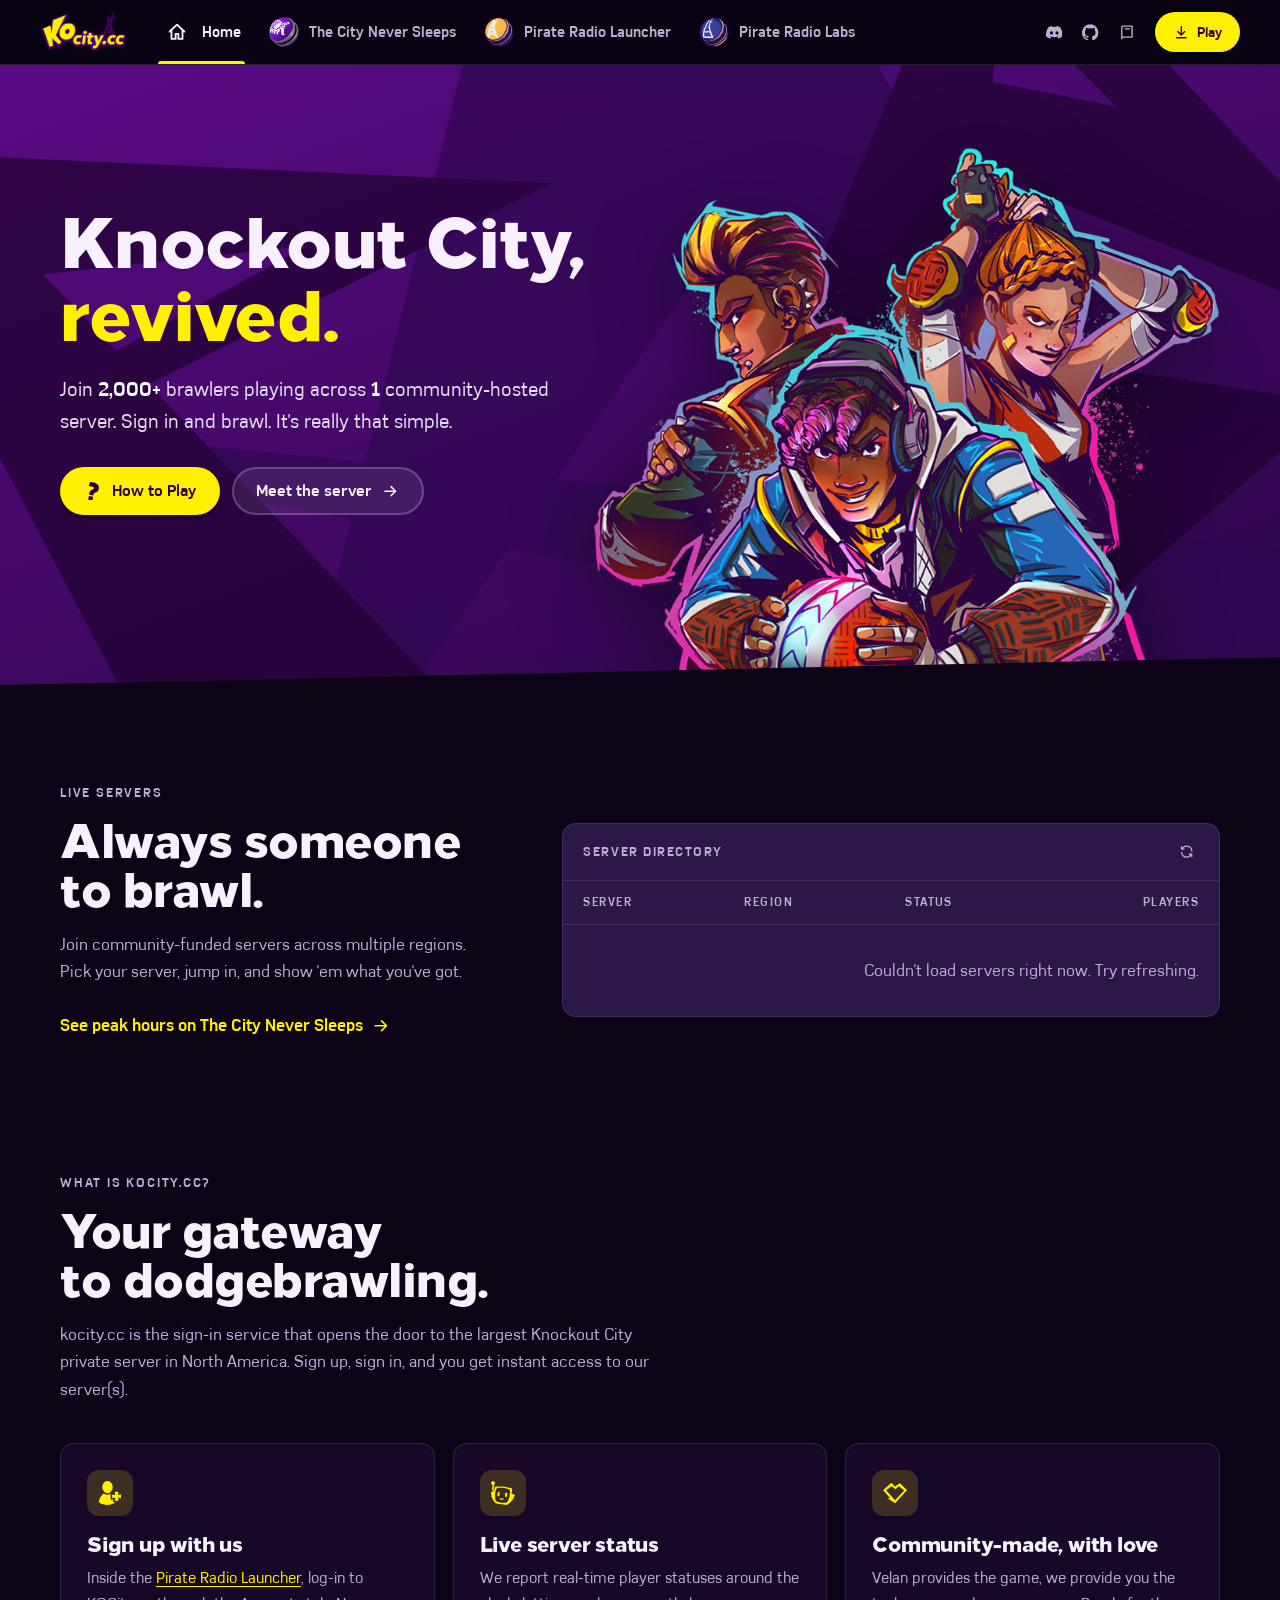
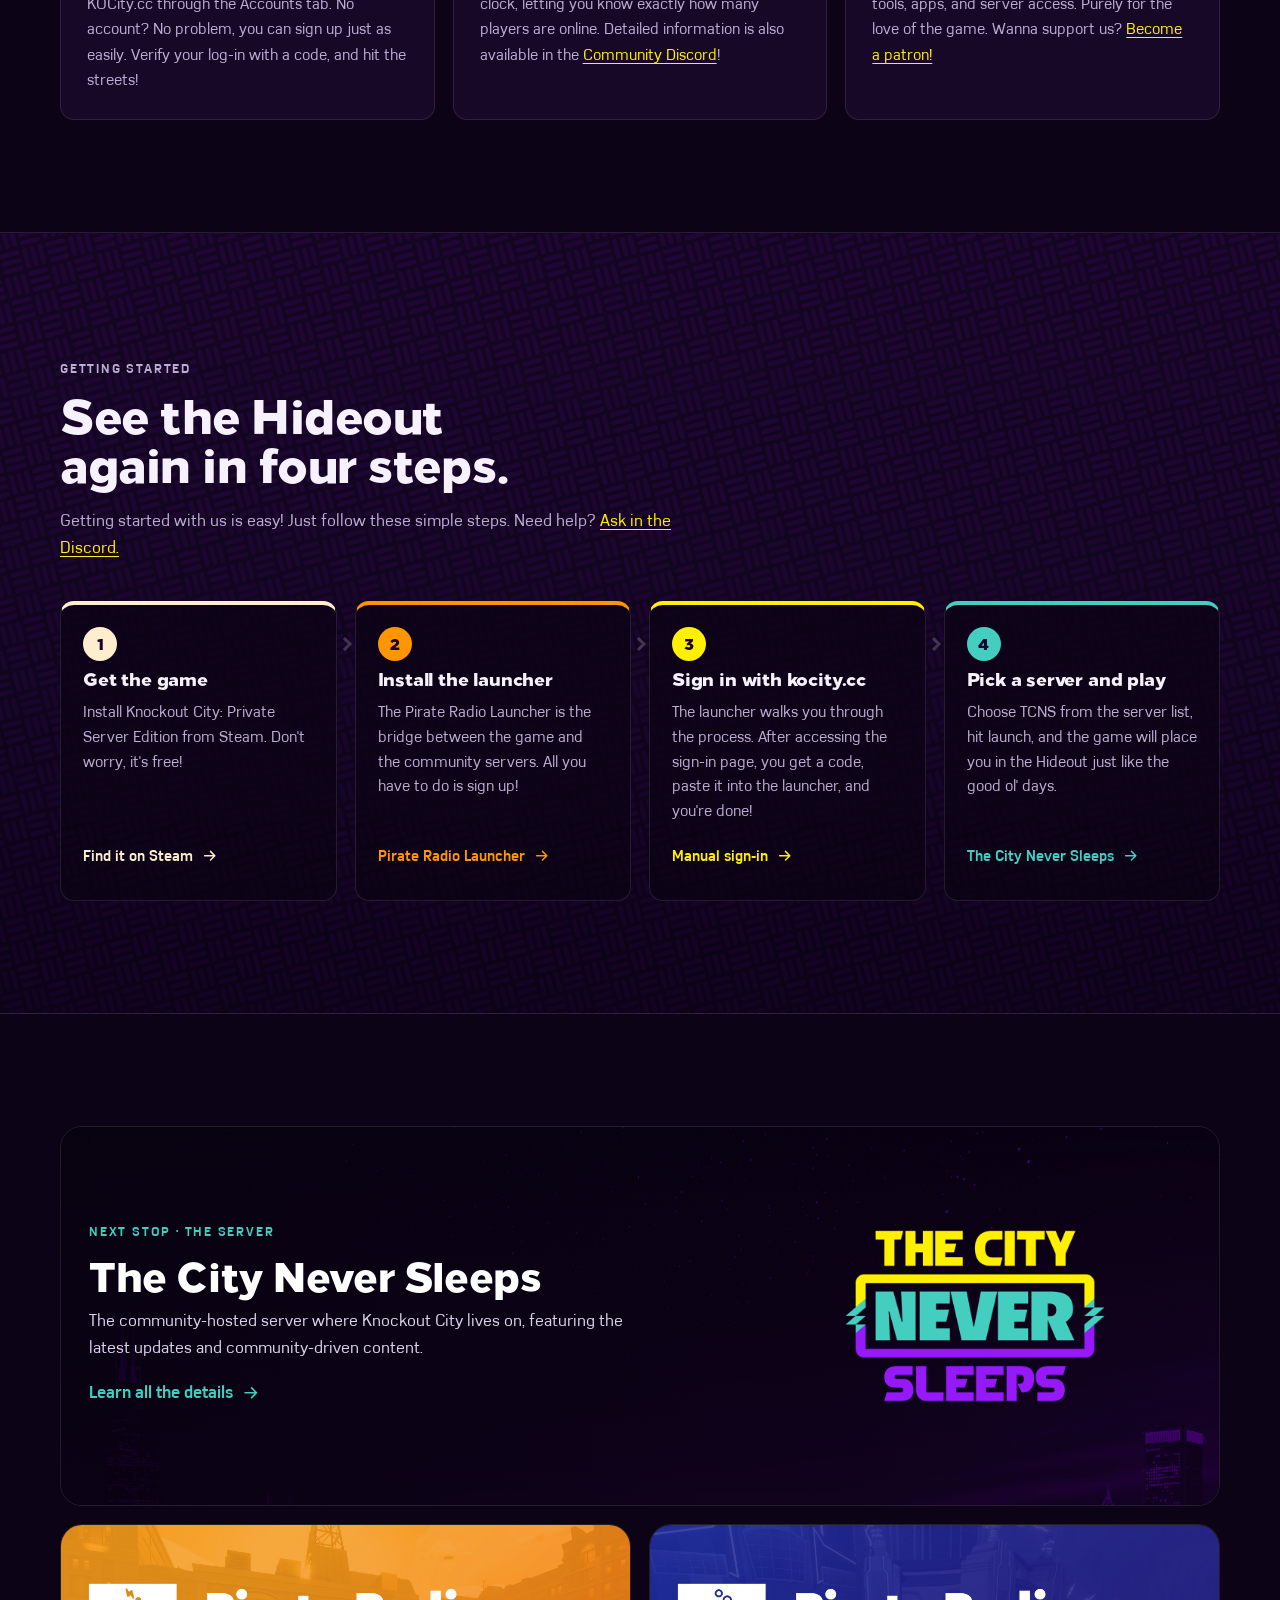
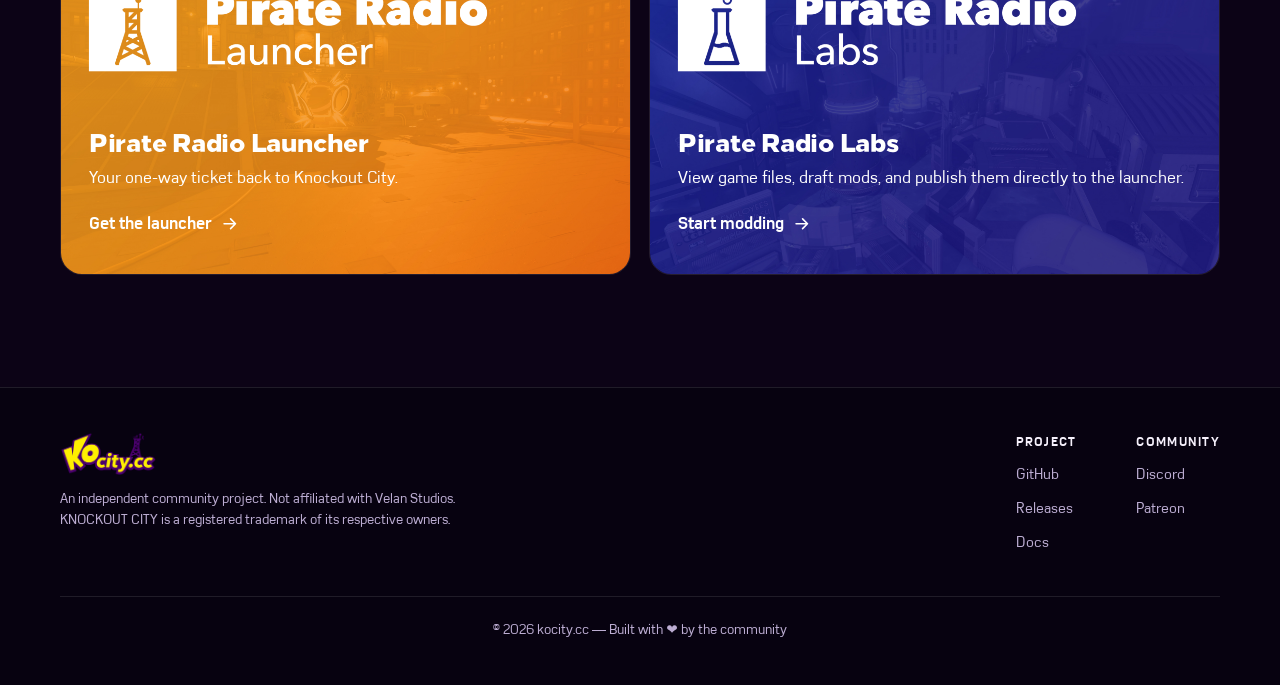
<file: index.html>
<!DOCTYPE html>
<html lang="en">
<head>
  <meta charset="utf-8">
  <meta name="viewport" content="width=device-width, initial-scale=1">
  <title>kocity.cc | Knockout City, revived.</title>
  <meta name="description" content="kocity.cc is your gateway to dodgebrawling: the sign-in service for the largest Knockout City private server in North America. Grab the Pirate Radio Launcher and play on The City Never Sleeps.">
  <meta property="og:title" content="kocity.cc | Knockout City, revived.">
  <meta property="og:description" content="Your gateway to dodgebrawling. Sign in and play Knockout City on The City Never Sleeps.">
  <meta property="og:image" content="https://kocity.cc/assets/social-share.jpg">
  <meta property="og:type" content="website">
  <meta name="twitter:card" content="summary_large_image">
  <meta name="theme-color" content="#4b006e">
  <link rel="icon" href="favicon.ico" sizes="any">
  <link rel="preload" href="fonts/loew-heavy.otf" as="font" type="font/otf" crossorigin>
  <link rel="stylesheet" href="css/styles.css?v=41">
</head>
<body data-brand="kocity">
  <a class="skip" href="#main">Skip to content</a>

  <header class="top">
    <div class="wrap top-in">
      <a class="home-logo" href="index.html" aria-label="kocity.cc home"><img src="assets/kocity-logo.png" alt="kocity.cc" width="840" height="381"></a>
      <nav aria-label="Sections">
        <ul class="tabs">
          <li><a href="index.html" aria-current="page" style="--tab:var(--ko-yellow)"><span class="tab-icon"><i data-i="home"></i></span>Home</a></li>
          <li><a href="tcns.html" style="--tab:var(--tcns-teal)"><span class="ball tcns"></span><span class="tab-long">The City Never Sleeps</span><span class="tab-short">TCNS</span></a></li>
          <li><a href="launcher.html" style="--tab:var(--launcher-amber)"><span class="ball launcher"></span><span class="tab-long">Pirate Radio Launcher</span><span class="tab-short">Launcher</span></a></li>
          <li><a href="labs.html" style="--tab:var(--labs-tint)"><span class="ball labs"></span><span class="tab-long">Pirate Radio Labs</span><span class="tab-short">Labs</span></a></li>
        </ul>
      </nav>
      <div class="top-links">
        <a href="https://discord.gg/FdvGezR3YY" rel="noopener" aria-label="Discord"><i data-i="discord"></i><span>Discord</span></a>
        <a href="https://github.com/KnockoutCity-Pirate-Radio" rel="noopener" aria-label="GitHub"><i data-i="github"></i><span>GitHub</span></a>
        <a href="https://kocity.cc/docs" aria-label="Docs"><i data-i="book"></i><span>Docs</span></a>
        <a class="btn btn-primary btn-sm" href="launcher.html#download"><i data-i="download"></i>Play</a>
      </div>
    </div>
  </header>

  <main id="main">
    <section class="hero">
      <div class="wrap hero-in has-art">
        <div>
          <h1><span class="nowrap">Knockout City,</span> <em>revived.</em></h1>
          <p class="hero-lede">Join <strong class="num" data-stat="accounts">2,000+</strong> brawlers playing across <strong class="num" data-stat="servers">1</strong> community-hosted server<span data-stat-plural="servers"></span>. Sign in and brawl. It's really that simple.</p>
          <div class="btn-row">
            <a class="btn btn-primary" href="#how"><i data-i="how-to-play"></i>How to Play</a>
            <a class="btn btn-ghost" href="tcns.html">Meet the server <i data-i="arrow"></i></a>
          </div>
        </div>
        <img class="hero-art" src="assets/brawlers.png" alt="Three Knockout City brawlers, one holding a dodgeball" width="850" height="900" fetchpriority="high">
      </div>
    </section>

    <section class="section">
      <div class="wrap split">
        <div class="split-copy reveal">
          <p class="eyebrow">Live servers</p>
          <h2>Always someone to brawl.</h2>
          <p>Join community-funded servers across multiple regions. Pick your server, jump in, and show 'em what you've got.</p>
          <a class="text-link" href="tcns.html#live">See peak hours on The City Never Sleeps <i data-i="arrow"></i></a>
        </div>
        <div class="panel reveal" style="--d:1">
          <div class="panel-head"><span>Server directory</span>
            <button class="icon-btn" type="button" data-refresh aria-label="Refresh server list"><i data-i="refresh"></i></button>
          </div>
          <table class="servers">
            <thead><tr><th scope="col">Server</th><th scope="col">Region</th><th scope="col">Status</th><th scope="col">Players</th></tr></thead>
            <tbody data-server-list aria-live="polite"><tr><td class="msg" colspan="4">Loading servers…</td></tr></tbody>
          </table>
        </div>
      </div>
    </section>

    <section class="section" style="padding-top:0">
      <div class="wrap">
        <div class="section-head reveal">
          <p class="eyebrow">What is kocity.cc?</p>
          <h2>Your gateway to dodgebrawling.</h2>
          <p>kocity.cc is the sign-in service that opens the door to the largest Knockout City private server in North America. Sign up, sign in, and you get instant access to our server(s).</p>
        </div>
        <div class="grid grid-3">
          <article class="card reveal">
            <div class="card-icon"><i data-i="sign-up"></i></div>
            <h3>Sign up with us</h3>
            <p>Inside the <a href="launcher.html">Pirate Radio Launcher</a>, log-in to KOCity.cc through the Accounts tab. No account? No problem, you can sign up just as easily. Verify your log-in with a code, and hit the streets!</p>
          </article>
          <article class="card reveal" style="--d:1">
            <div class="card-icon"><i data-i="server"></i></div>
            <h3>Live server status</h3>
            <p>We report real-time player statuses around the clock, letting you know exactly how many players are online. Detailed information is also available in the <a href="https://discord.gg/FdvGezR3YY" rel="noopener">Community Discord</a>!</p>
          </article>
          <article class="card reveal" style="--d:2">
            <div class="card-icon"><i data-i="made-with-love"></i></div>
            <h3>Community-made, with love</h3>
            <p>Velan provides the game, we provide you the tools, apps, and server access. Purely for the love of the game. Wanna support us? <a href="https://www.patreon.com/TCNS2" rel="noopener">Become a patron!</a></p>
          </article>
        </div>
      </div>
    </section>

    <section class="section alt" id="how">
      <div class="wrap">
        <div class="section-head reveal">
          <p class="eyebrow">Getting started</p>
          <h2>See the Hideout again in four steps.</h2>
          <p>Getting started with us is easy! Just follow these simple steps. Need help? <a href="https://discord.gg/FdvGezR3YY" rel="noopener">Ask in the Discord.</a></p>
        </div>
        <ol class="journey">
          <li class="reveal" style="--c:#ffeecd">
            <h3>Get the game</h3>
            <p>Install Knockout City: Private Server Edition from Steam. Don't worry, it's free!</p>
            <a class="text-link" href="https://store.steampowered.com/app/2915930" data-steam="steam://store/2915930" rel="noopener">Find it on Steam <i data-i="arrow"></i></a>
          </li>
          <li class="reveal" style="--c:#ff9600; --d:1">
            <h3>Install the launcher</h3>
            <p>The Pirate Radio Launcher is the bridge between the game and the community servers. All you have to do is sign up!</p>
            <a class="text-link" href="launcher.html">Pirate Radio Launcher <i data-i="arrow"></i></a>
          </li>
          <li class="reveal" style="--c:#fff000; --d:2">
            <h3>Sign in with kocity.cc</h3>
            <p>The launcher walks you through the process. After accessing the sign-in page, you get a code, paste it into the launcher, and you're done!</p>
            <a class="text-link" href="https://api.kocity.cc/web/login" rel="noopener">Manual sign-in <i data-i="arrow"></i></a>
          </li>
          <li class="reveal" style="--c:#43cec0; --d:3">
            <h3>Pick a server and play</h3>
            <p>Choose TCNS from the server list, hit launch, and the game will place you in the Hideout just like the good ol' days.</p>
            <a class="text-link" href="tcns.html">The City Never Sleeps <i data-i="arrow"></i></a>
          </li>
        </ol>
      </div>
    </section>

    <section class="section">
      <div class="wrap grid">
        <a class="brand-card wide reveal" href="tcns.html" style="--img:url('../assets/tcns-skyline.jpg'); --c:var(--tcns-teal)">
          <div>
            <span class="eyebrow" style="color:var(--tcns-teal)">Next stop · The server</span>
            <h3>The City Never Sleeps</h3>
            <p>The community-hosted server where Knockout City lives on, featuring the latest updates and community-driven content.</p>
            <span class="text-link">Learn all the details <i data-i="arrow"></i></span>
          </div>
          <img class="brand-logo" src="assets/tcns-logo.png" alt="" width="900" height="636" loading="lazy">
        </a>
        <div class="grid grid-2">
          <a class="brand-card launcher reveal" href="launcher.html">
            <img class="brand-logo" src="assets/pr-launcher-logo-white.png" alt="" width="900" height="292" loading="lazy">
            <h3>Pirate Radio Launcher</h3>
            <p>Your one-way ticket back to Knockout City.</p>
            <span class="text-link">Get the launcher <i data-i="arrow"></i></span>
          </a>
          <a class="brand-card labs reveal" href="labs.html" style="--d:1">
            <img class="brand-logo" src="assets/pr-labs-logo-white.png" alt="" width="900" height="292" loading="lazy">
            <h3>Pirate Radio Labs</h3>
            <p>View game files, draft mods, and publish them directly to the launcher.</p>
            <span class="text-link">Start modding <i data-i="arrow"></i></span>
          </a>
        </div>
      </div>
    </section>
  </main>

  <footer class="foot">
    <div class="wrap foot-in">
      <div>
        <img src="assets/kocity-logo.png" alt="kocity.cc" width="840" height="381" loading="lazy">
        <small>An independent community project. Not affiliated with Velan Studios.<br>KNOCKOUT CITY is a registered trademark of its respective owners.</small>
      </div>
      <nav aria-label="Footer">
        <div>
          <p class="foot-h">Project</p>
          <a href="https://github.com/KnockoutCity-Pirate-Radio" rel="noopener">GitHub</a>
          <a href="https://github.com/KnockoutCity-Pirate-Radio/PirateRadio-Artifacts/releases" rel="noopener">Releases</a>
          <a href="https://kocity.cc/docs">Docs</a>
        </div>
        <div>
          <p class="foot-h">Community</p>
          <a href="https://discord.gg/FdvGezR3YY" rel="noopener">Discord</a>
          <a href="https://patreon.com/tcns2" rel="noopener">Patreon</a>
        </div>
      </nav>
    </div>
    <p class="wrap foot-base">&copy; 2026 kocity.cc &mdash; Built with <span aria-hidden="true">&#x2764;&#xFE0F;</span><span class="sr-only">love</span> by the community</p>
  </footer>

  <script src="js/main.js?v=16" defer></script>
</body>
</html>
</file>
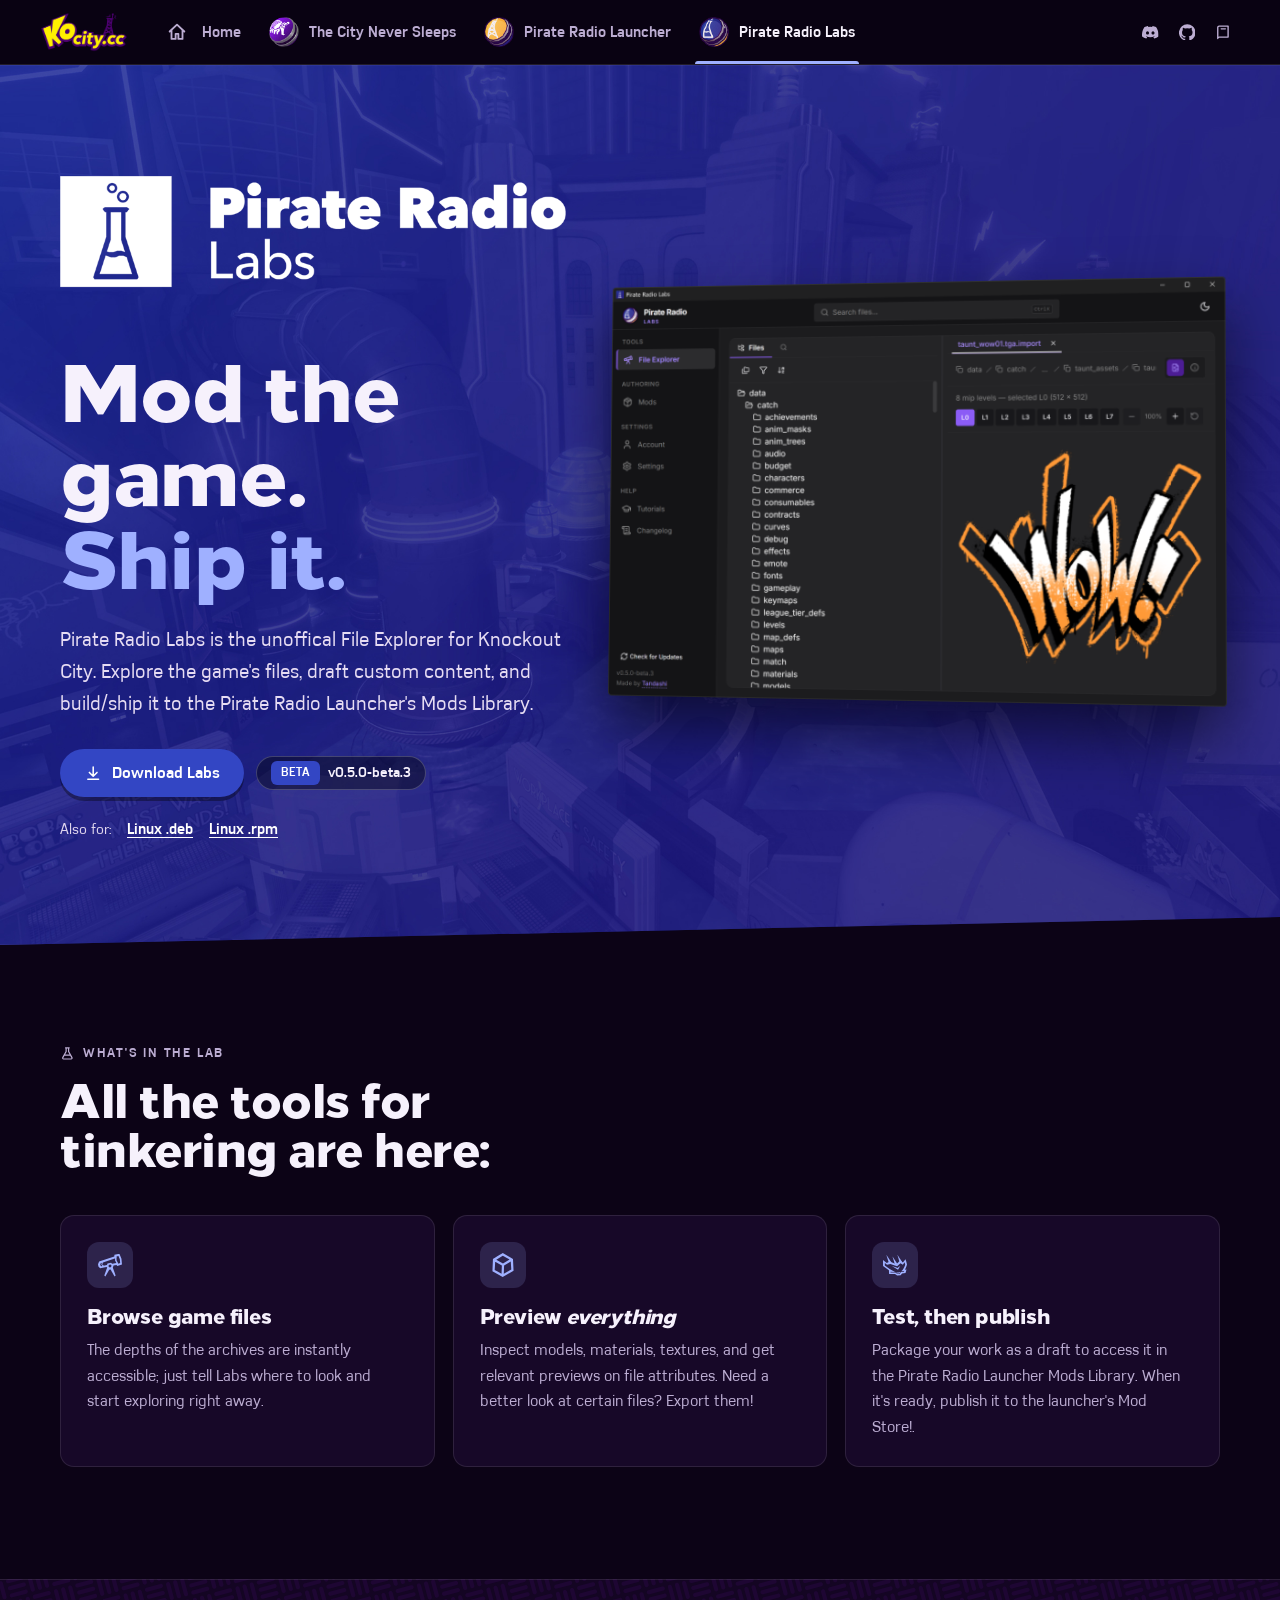
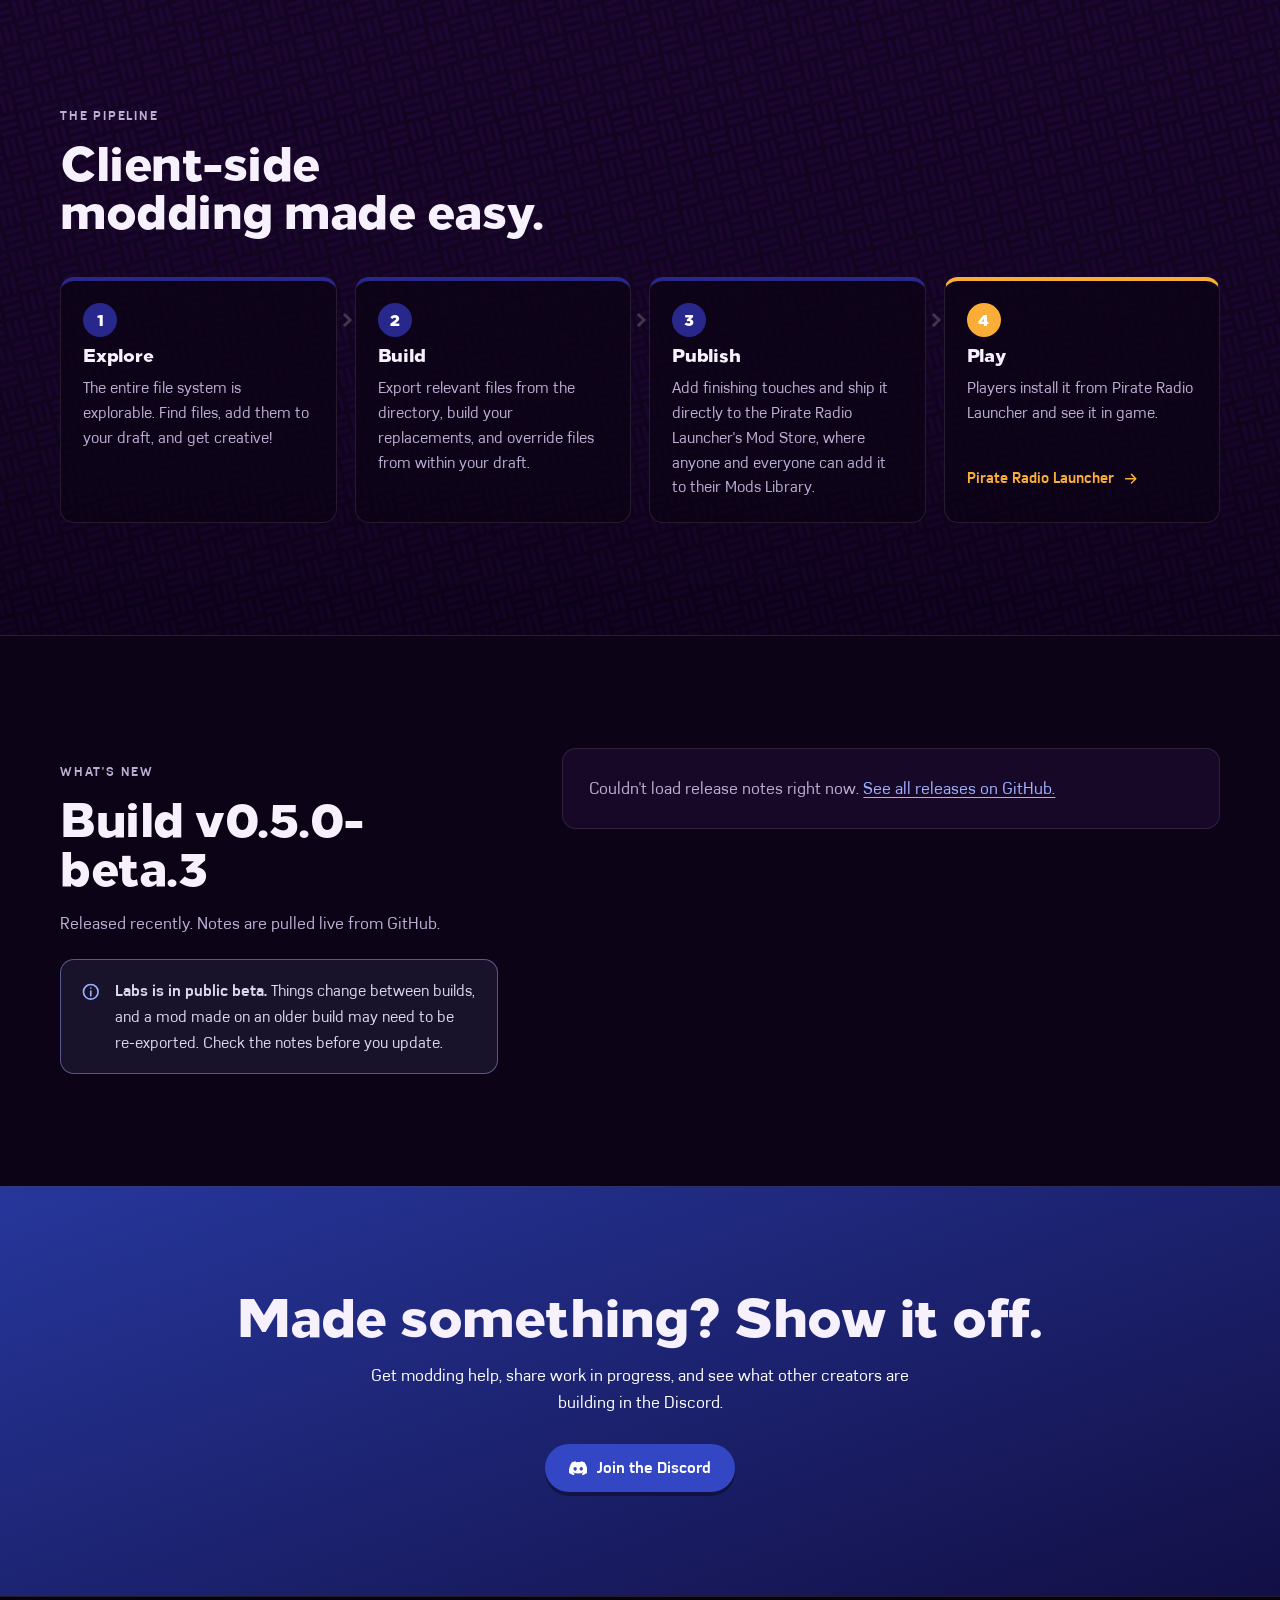
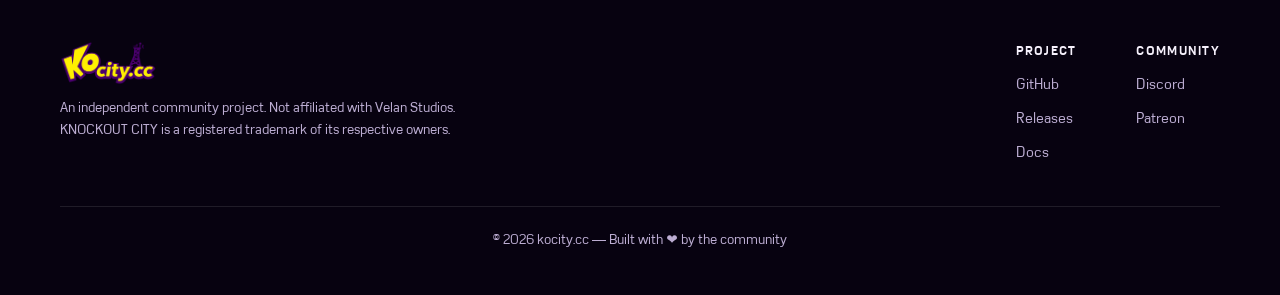
<file: labs.html>
<!DOCTYPE html>
<html lang="en">
<head>
  <meta charset="utf-8">
  <meta name="viewport" content="width=device-width, initial-scale=1">
  <title>Pirate Radio Labs | kocity.cc</title>
  <meta name="description" content="Pirate Radio Labs lets you explore Knockout City's game files, build mods, and ship them to the Pirate Radio Launcher's mod library. Now in public beta.">
  <meta property="og:title" content="Pirate Radio Labs">
  <meta property="og:image" content="assets/labs-lockup.jpg">
  <meta name="theme-color" content="#26369b">
  <link rel="icon" href="favicon.ico" sizes="any">
  <link rel="preload" href="fonts/loew-heavy.otf" as="font" type="font/otf" crossorigin>
  <link rel="stylesheet" href="css/styles.css?v=41">
</head>
<body data-brand="labs">
  <a class="skip" href="#main">Skip to content</a>

  <header class="top">
    <div class="wrap top-in">
      <a class="home-logo" href="index.html" aria-label="kocity.cc home"><img src="assets/kocity-logo.png" alt="kocity.cc" width="840" height="381"></a>
      <nav aria-label="Sections">
        <ul class="tabs">
          <li><a href="index.html" style="--tab:var(--ko-yellow)"><span class="tab-icon"><i data-i="home"></i></span>Home</a></li>
          <li><a href="tcns.html" style="--tab:var(--tcns-teal)"><span class="ball tcns"></span><span class="tab-long">The City Never Sleeps</span><span class="tab-short">TCNS</span></a></li>
          <li><a href="launcher.html" style="--tab:var(--launcher-amber)"><span class="ball launcher"></span><span class="tab-long">Pirate Radio Launcher</span><span class="tab-short">Launcher</span></a></li>
          <li><a href="labs.html" aria-current="page" style="--tab:var(--labs-tint)"><span class="ball labs"></span><span class="tab-long">Pirate Radio Labs</span><span class="tab-short">Labs</span></a></li>
        </ul>
      </nav>
      <div class="top-links">
        <a href="https://discord.gg/FdvGezR3YY" rel="noopener" aria-label="Discord"><i data-i="discord"></i><span>Discord</span></a>
        <a href="https://github.com/KnockoutCity-Pirate-Radio/PirateRadio-Mods" rel="noopener" aria-label="GitHub"><i data-i="github"></i><span>GitHub</span></a>
        <a href="https://kocity.cc/docs" aria-label="Docs"><i data-i="book"></i><span>Docs</span></a>
      </div>
    </div>
  </header>

  <main id="main" data-product="labs">
    <section class="hero" id="download">
      <div class="wrap hero-in has-shot">
        <div>
          <img class="hero-mark" src="assets/pr-labs-logo-white.png" alt="Pirate Radio Labs" width="900" height="292" fetchpriority="high">
          <h1>Mod the game. <em>Ship it.</em></h1>
          <p class="hero-lede">Pirate Radio Labs is the unoffical File Explorer for Knockout City. Explore the game's files, draft custom content, and build/ship it to the Pirate Radio Launcher's Mods Library.</p>
          <div class="btn-row">
            <a class="btn btn-primary" data-dl-primary href="https://github.com/KnockoutCity-Pirate-Radio/PirateRadio-Artifacts/releases" rel="noopener"><i data-i="download"></i><span data-dl-label>Download Labs</span></a>
            <span class="pill"><span class="tag">Beta</span><span class="num" data-version>v0.5.0-beta.3</span></span>
          </div>
          <p class="dl-others">Also for:
            <span data-dl-item><a data-dl="deb" href="https://github.com/KnockoutCity-Pirate-Radio/PirateRadio-Artifacts/releases" rel="noopener">Linux .deb</a></span>
            <span data-dl-item><a data-dl="rpm" href="https://github.com/KnockoutCity-Pirate-Radio/PirateRadio-Artifacts/releases" rel="noopener">Linux .rpm</a></span>
          </p>
        </div>
        <button class="hero-shot" type="button" aria-label="Enlarge screenshot"><img src="assets/labs-screenshot-hd.png" alt="Pirate Radio Labs file explorer showing the game data folders" width="2712" height="1832"></button>
        <dialog class="shot-view" aria-label="Screenshot">
          <figure><img src="assets/labs-screenshot-hd.png" alt="Pirate Radio Labs file explorer showing the game data folders" width="2712" height="1832" loading="lazy"><figcaption>The Pirate Radio Labs' <b>File Explorer</b> tab</figcaption></figure>
          <button class="shot-close" type="button" aria-label="Close">&times;</button>
        </dialog>
      </div>
    </section>

    <section class="section">
      <div class="wrap">
        <div class="section-head reveal">
          <p class="eyebrow"><i data-i="flask"></i>What's in the lab</p>
          <h2>All the tools for tinkering are here:</h2>
        </div>
        <div class="grid grid-3">
          <article class="card reveal">
            <div class="card-icon"><i data-i="browse"></i></div>
            <h3>Browse game files</h3>
            <p>The depths of the archives are instantly accessible; just tell Labs where to look and start exploring right away.</p>
          </article>
          <article class="card reveal" style="--d:1">
            <div class="card-icon"><i data-i="preview"></i></div>
            <h3>Preview <i>everything</i></h3>
            <p>Inspect models, materials, textures, and get relevant previews on file attributes. Need a better look at certain files? Export them!</p>
          </article>
          <article class="card reveal" style="--d:2">
            <div class="card-icon"><i data-i="publish"></i></div>
            <h3>Test, then publish</h3>
            <p>Package your work as a draft to access it in the Pirate Radio Launcher Mods Library. When it's ready, publish it to the launcher's Mod Store!.</p>
          </article>
        </div>
      </div>
    </section>

    <section class="section alt">
      <div class="wrap">
        <div class="section-head reveal">
          <p class="eyebrow">The pipeline</p>
          <h2>Client-side modding made easy.</h2>
        </div>
        <ol class="journey" style="--c:#28288c; --ci:#fff">
          <li class="reveal">
            <h3>Explore</h3>
            <p>The entire file system is explorable. Find files, add them to your draft, and get creative!</p>
          </li>
          <li class="reveal" style="--d:1">
            <h3>Build</h3>
            <p>Export relevant files from the directory, build your replacements, and override files from within your draft.</p>
          </li>
          <li class="reveal" style="--d:2">
            <h3>Publish</h3>
            <p>Add finishing touches and ship it directly to the Pirate Radio Launcher's Mod Store, where anyone and everyone can add it to their Mods Library.</p>
          </li>
          <li class="reveal" style="--c:#faae38; --ci:#fff; --d:3">
            <h3>Play</h3>
            <p>Players install it from Pirate Radio Launcher and see it in game.</p>
            <a class="text-link" href="launcher.html">Pirate Radio Launcher <i data-i="arrow"></i></a>
          </li>
        </ol>
      </div>
    </section>

    <section class="section">
      <div class="wrap split">
        <div class="split-copy reveal">
          <p class="eyebrow">What's new</p>
          <h2>Build <span data-version>v0.5.0-beta.3</span></h2>
          <p>Released <span data-release-date>recently</span>. Notes are pulled live from GitHub.</p>
          <div class="notice" style="margin-top:22px">
            <i data-i="info"></i>
            <p><strong>Labs is in public beta.</strong> Things change between builds, and a mod made on an older build may need to be re-exported. Check the notes before you update.</p>
          </div>
        </div>
        <div class="notes reveal" style="--d:1" data-notes aria-live="polite">
          <div class="skeleton" style="width:30%"></div><div class="skeleton"></div><div class="skeleton" style="width:85%"></div><div class="skeleton" style="width:70%"></div>
        </div>
      </div>
    </section>

    <section class="cta">
      <div class="wrap">
        <h2>Made something? Show it off.</h2>
        <p>Get modding help, share work in progress, and see what other creators are building in the Discord.</p>
        <div class="btn-row">
          <a class="btn btn-primary" href="https://discord.gg/FdvGezR3YY" rel="noopener"><i data-i="discord"></i>Join the Discord</a>        </div>
      </div>
    </section>
  </main>

  <footer class="foot">
    <div class="wrap foot-in">
      <div>
        <img src="assets/kocity-logo.png" alt="kocity.cc" width="840" height="381" loading="lazy">
        <small>An independent community project. Not affiliated with Velan Studios.<br>KNOCKOUT CITY is a registered trademark of its respective owners.</small>
      </div>
      <nav aria-label="Footer">
        <div>
          <p class="foot-h">Project</p>
          <a href="https://github.com/KnockoutCity-Pirate-Radio" rel="noopener">GitHub</a>
          <a href="https://github.com/KnockoutCity-Pirate-Radio/PirateRadio-Artifacts/releases" rel="noopener">Releases</a>
          <a href="https://kocity.cc/docs">Docs</a>
        </div>
        <div>
          <p class="foot-h">Community</p>
          <a href="https://discord.gg/FdvGezR3YY" rel="noopener">Discord</a>
          <a href="https://patreon.com/tcns2" rel="noopener">Patreon</a>
        </div>
      </nav>
    </div>
    <p class="wrap foot-base">&copy; 2026 kocity.cc &mdash; Built with <span aria-hidden="true">&#x2764;&#xFE0F;</span><span class="sr-only">love</span> by the community</p>
  </footer>

  <script src="js/main.js?v=16" defer></script>
</body>
</html>
</file>
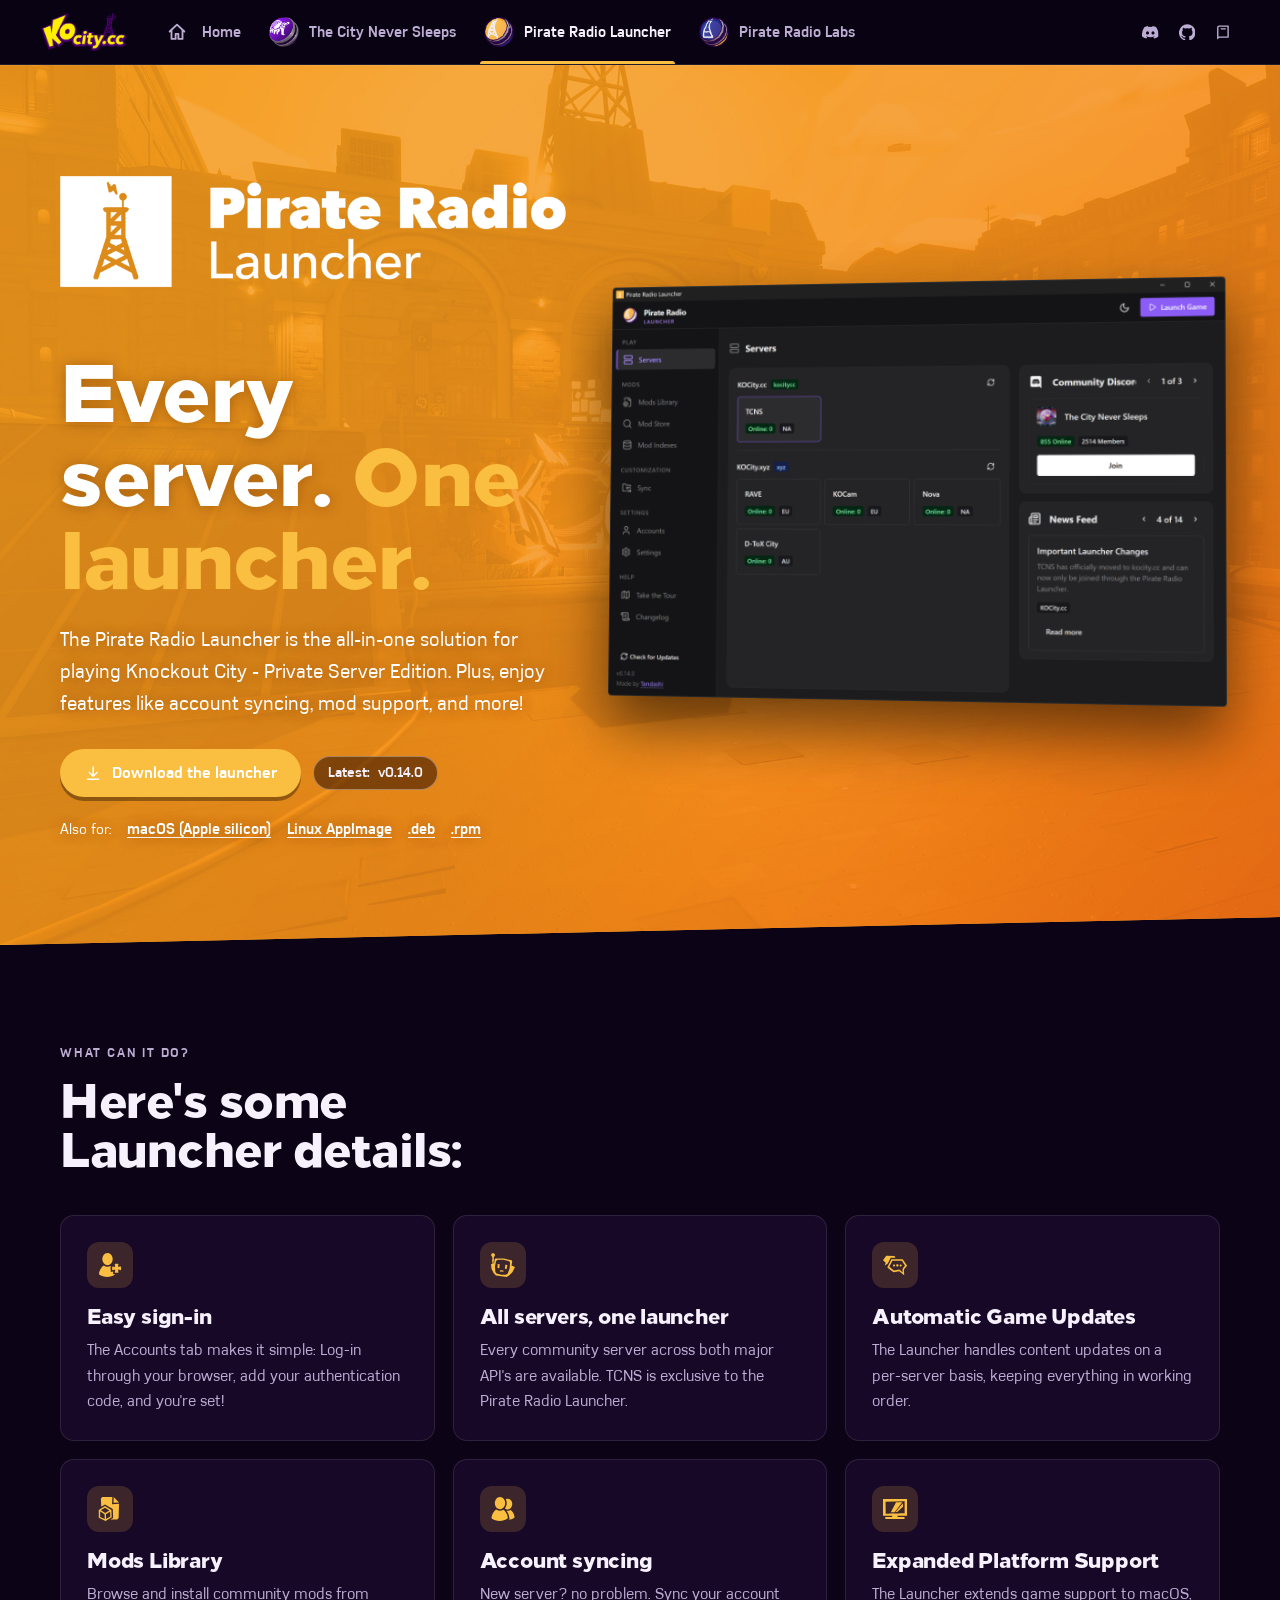
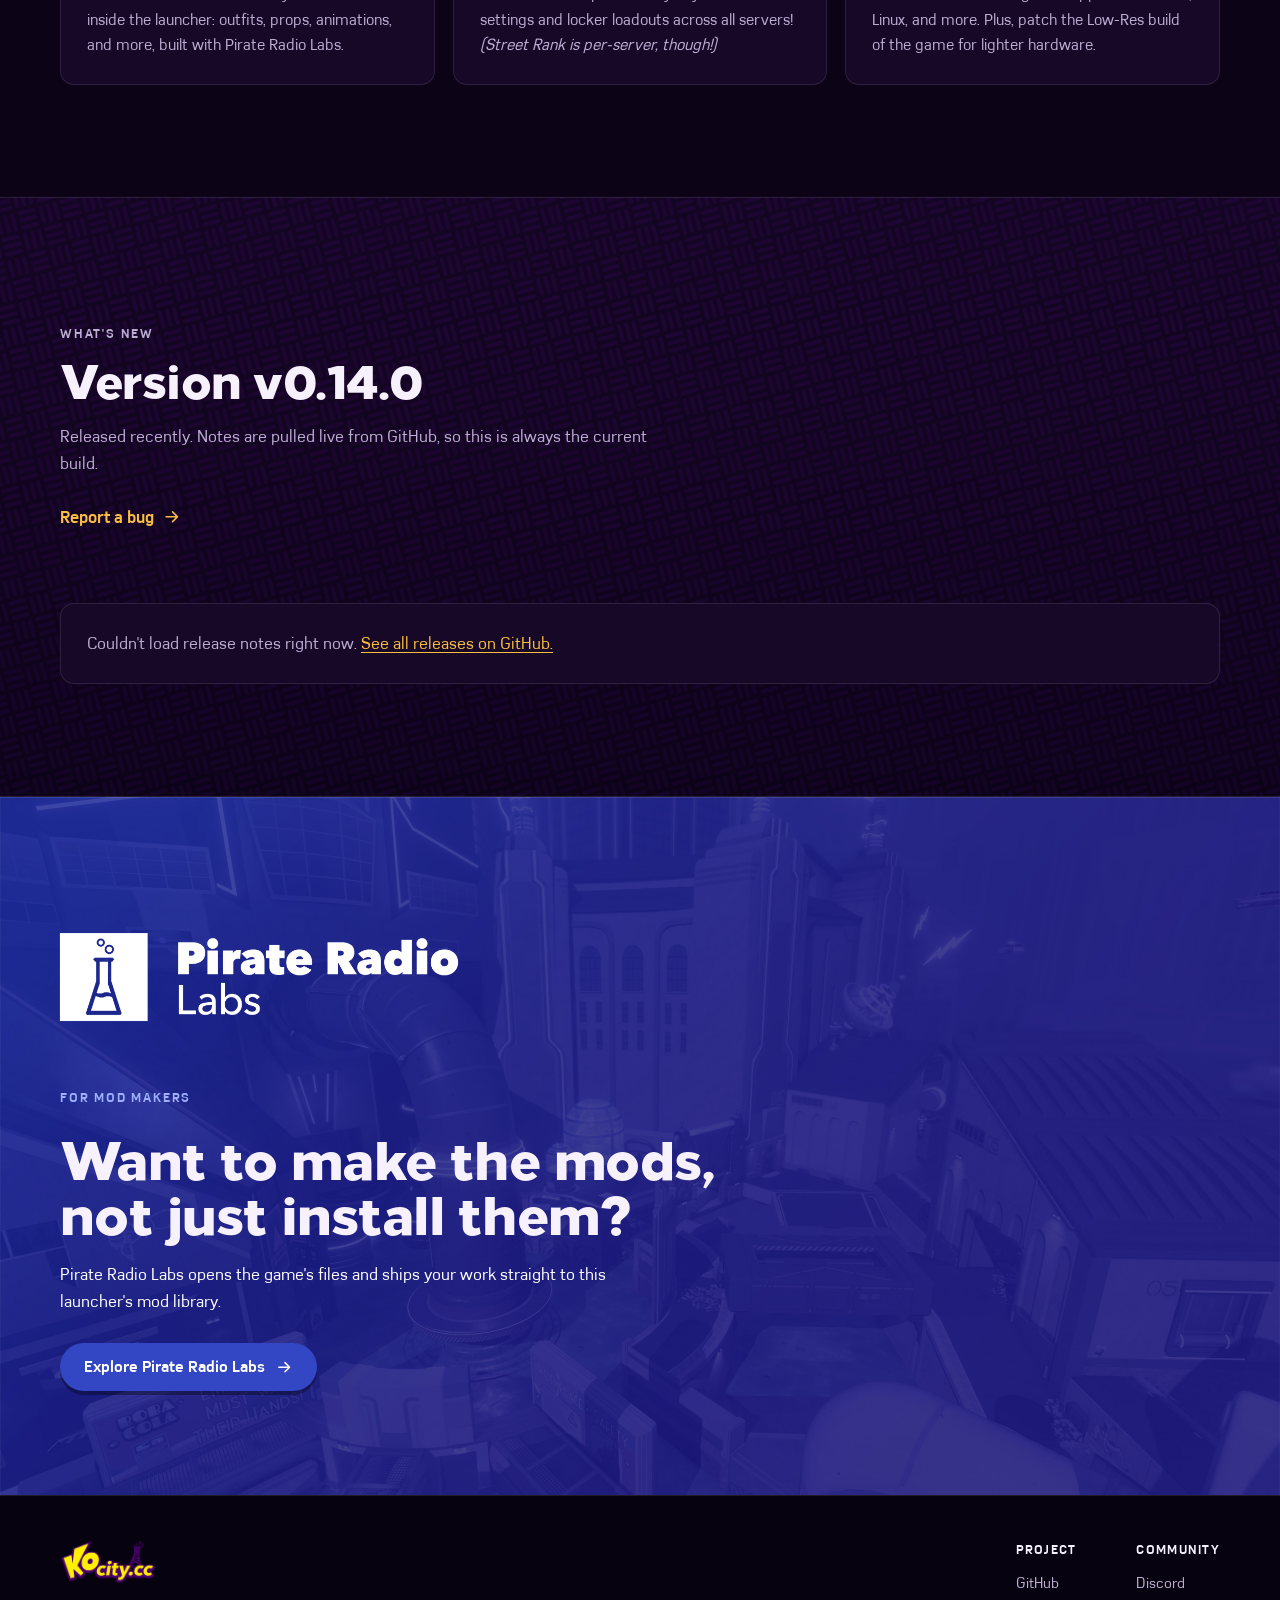
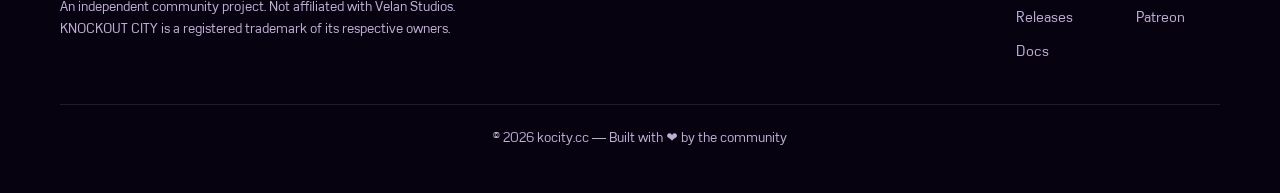
<file: launcher.html>
<!DOCTYPE html>
<html lang="en">
<head>
  <meta charset="utf-8">
  <meta name="viewport" content="width=device-width, initial-scale=1">
  <title>Pirate Radio Launcher | kocity.cc</title>
  <meta name="description" content="Pirate Radio Launcher is the premier way to play Knockout City. Available for Windows, macOS, and Linux.">
  <meta property="og:title" content="Pirate Radio Launcher">
  <meta property="og:image" content="assets/launcher-lockup.jpg">
  <meta name="theme-color" content="#fabe40">
  <link rel="icon" href="favicon.ico" sizes="any">
  <link rel="preload" href="fonts/loew-heavy.otf" as="font" type="font/otf" crossorigin>
  <link rel="stylesheet" href="css/styles.css?v=41">
</head>
<body data-brand="launcher">
  <a class="skip" href="#main">Skip to content</a>

  <header class="top">
    <div class="wrap top-in">
      <a class="home-logo" href="index.html" aria-label="kocity.cc home"><img src="assets/kocity-logo.png" alt="kocity.cc" width="840" height="381"></a>
      <nav aria-label="Sections">
        <ul class="tabs">
          <li><a href="index.html" style="--tab:var(--ko-yellow)"><span class="tab-icon"><i data-i="home"></i></span>Home</a></li>
          <li><a href="tcns.html" style="--tab:var(--tcns-teal)"><span class="ball tcns"></span><span class="tab-long">The City Never Sleeps</span><span class="tab-short">TCNS</span></a></li>
          <li><a href="launcher.html" aria-current="page" style="--tab:var(--launcher-amber)"><span class="ball launcher"></span><span class="tab-long">Pirate Radio Launcher</span><span class="tab-short">Launcher</span></a></li>
          <li><a href="labs.html" style="--tab:var(--labs-tint)"><span class="ball labs"></span><span class="tab-long">Pirate Radio Labs</span><span class="tab-short">Labs</span></a></li>
        </ul>
      </nav>
      <div class="top-links">
        <a href="https://discord.gg/FdvGezR3YY" rel="noopener" aria-label="Discord"><i data-i="discord"></i><span>Discord</span></a>
        <a href="https://github.com/KnockoutCity-Pirate-Radio/PirateRadio-Artifacts" rel="noopener" aria-label="GitHub"><i data-i="github"></i><span>GitHub</span></a>
        <a href="https://kocity.cc/docs" aria-label="Docs"><i data-i="book"></i><span>Docs</span></a>
      </div>
    </div>
  </header>

  <main id="main" data-product="launcher" data-channel="stable">
    <section class="hero" id="download">
      <div class="wrap hero-in has-shot">
        <div>
          <img class="hero-mark" src="assets/pr-launcher-logo-white.png" alt="Pirate Radio Launcher" width="900" height="292" fetchpriority="high">
          <h1>Every server. <em>One launcher.</em></h1>
          <p class="hero-lede">The Pirate Radio Launcher is the all-in-one solution for playing Knockout City - Private Server Edition. Plus, enjoy features like account syncing, mod support, and more! </p>
          <div class="btn-row">
            <a class="btn btn-primary" data-dl-primary href="https://github.com/KnockoutCity-Pirate-Radio/PirateRadio-Artifacts/releases/latest" rel="noopener"><i data-i="download"></i><span data-dl-label>Download the launcher</span></a>
            <span class="pill">Latest: <span class="num" data-version>v0.14.0</span></span>
          </div>
          <p class="dl-others">Also for:
            <span data-dl-item><a data-dl="macos" href="https://github.com/KnockoutCity-Pirate-Radio/PirateRadio-Artifacts/releases/latest" rel="noopener">macOS (Apple silicon)</a></span>
            <span data-dl-item><a data-dl="linux" href="https://github.com/KnockoutCity-Pirate-Radio/PirateRadio-Artifacts/releases/latest" rel="noopener">Linux AppImage</a></span>
            <span data-dl-item><a data-dl="deb" href="https://github.com/KnockoutCity-Pirate-Radio/PirateRadio-Artifacts/releases/latest" rel="noopener">.deb</a></span>
            <span data-dl-item><a data-dl="rpm" href="https://github.com/KnockoutCity-Pirate-Radio/PirateRadio-Artifacts/releases/latest" rel="noopener">.rpm</a></span>
          </p>
        </div>
        <button class="hero-shot" type="button" aria-label="Enlarge screenshot"><img src="assets/launcher-screenshot-hd.png" alt="Pirate Radio Launcher showing the server list with TCNS selected, community Discords, and a news feed" width="2712" height="1832"></button>
        <dialog class="shot-view" aria-label="Screenshot">
          <figure><img src="assets/launcher-screenshot-hd.png" alt="Pirate Radio Launcher showing the server list with TCNS selected, community Discords, and a news feed" width="2712" height="1832" loading="lazy"><figcaption>The Pirate Radio Launcher's <b>Servers</b> tab</figcaption></figure>
          <button class="shot-close" type="button" aria-label="Close">&times;</button>
        </dialog>
      </div>
    </section>

    <section class="section">
      <div class="wrap">
        <div class="section-head reveal">
          <p class="eyebrow">What can it do?</p>
          <h2>Here's some Launcher details:</h2>
        </div>
        <div class="grid grid-3">
          <article class="card reveal" style="--d:1">
            <div class="card-icon"><i data-i="sign-up"></i></div>
            <h3>Easy sign-in</h3>
            <p>The Accounts tab makes it simple: Log-in through your browser, add your authentication code, and you're set!</p>
          </article>
          <article class="card reveal">
            <div class="card-icon"><i data-i="server"></i></div>
            <h3>All servers, one launcher</h3>
            <p>Every community server across both major API's are available. TCNS is exclusive to the Pirate Radio Launcher.</p>
          </article>
          <article class="card reveal">
            <div class="card-icon"><i data-i="updates"></i></div>
            <h3>Automatic Game Updates</h3>
            <p>The Launcher handles content updates on a per-server basis, keeping everything in working order.</p>
          </article>
          <article class="card reveal" style="--d:2">
            <div class="card-icon"><i data-i="mod-library"></i></div>
            <h3>Mods Library</h3>
            <p>Browse and install community mods from inside the launcher: outfits, props, animations, and more, built with Pirate Radio Labs.</p>
          </article>
          <article class="card reveal" style="--d:2">
            <div class="card-icon"><i data-i="made-by"></i></div>
            <h3>Account syncing</h3>
            <p>New server? no problem. Sync your account settings and locker loadouts across all servers! <i>(Street Rank is per-server, though!)</i></p>
          </article>
          <article class="card reveal" style="--d:1">
            <div class="card-icon"><i data-i="cross-platform"></i></div>
            <h3>Expanded Platform Support</h3>
            <p>The Launcher extends game support to macOS, Linux, and more. Plus, patch the Low-Res build of the game for lighter hardware.</p>
          </article>
        </div>
      </div>
    </section>

    <section class="section alt">
      <div class="wrap split stack">
        <div class="split-copy reveal">
          <p class="eyebrow">What's new</p>
          <h2>Version <span data-version>v0.14.0</span></h2>
          <p>Released <span data-release-date>recently</span>. Notes are pulled live from GitHub, so this is always the current build.</p>
          <a class="text-link" href="https://github.com/KnockoutCity-Pirate-Radio/PirateRadio-Issues/issues" rel="noopener">Report a bug <i data-i="arrow"></i></a>
        </div>
        <div class="notes reveal" style="--d:1" data-notes aria-live="polite">
          <div class="skeleton" style="width:30%"></div><div class="skeleton"></div><div class="skeleton" style="width:85%"></div><div class="skeleton" style="width:70%"></div>
        </div>
      </div>
    </section>

    <section class="cta labs-cta">
      <div class="wrap">
        <img class="labs-cta-logo reveal" src="assets/pr-labs-logo-white.png" alt="Pirate Radio Labs" width="900" height="292" loading="lazy">
        <p class="eyebrow reveal" style="color:var(--labs-tint)">For mod makers</p>
        <h2 class="reveal">Want to make the mods, not just install them?</h2>
        <p class="reveal">Pirate Radio Labs opens the game's files and ships your work straight to this launcher's mod library.</p>
        <div class="btn-row reveal">
          <a class="btn btn-primary" href="labs.html">Explore Pirate Radio Labs <i data-i="arrow"></i></a>
        </div>
      </div>
    </section>
  </main>

  <footer class="foot">
    <div class="wrap foot-in">
      <div>
        <img src="assets/kocity-logo.png" alt="kocity.cc" width="840" height="381" loading="lazy">
        <small>An independent community project. Not affiliated with Velan Studios.<br>KNOCKOUT CITY is a registered trademark of its respective owners.</small>
      </div>
      <nav aria-label="Footer">
        <div>
          <p class="foot-h">Project</p>
          <a href="https://github.com/KnockoutCity-Pirate-Radio" rel="noopener">GitHub</a>
          <a href="https://github.com/KnockoutCity-Pirate-Radio/PirateRadio-Artifacts/releases" rel="noopener">Releases</a>
          <a href="https://kocity.cc/docs">Docs</a>
        </div>
        <div>
          <p class="foot-h">Community</p>
          <a href="https://discord.gg/FdvGezR3YY" rel="noopener">Discord</a>
          <a href="https://patreon.com/tcns2" rel="noopener">Patreon</a>
        </div>
      </nav>
    </div>
    <p class="wrap foot-base">&copy; 2026 kocity.cc &mdash; Built with <span aria-hidden="true">&#x2764;&#xFE0F;</span><span class="sr-only">love</span> by the community</p>
  </footer>

  <script src="js/main.js?v=16" defer></script>
</body>
</html>
</file>
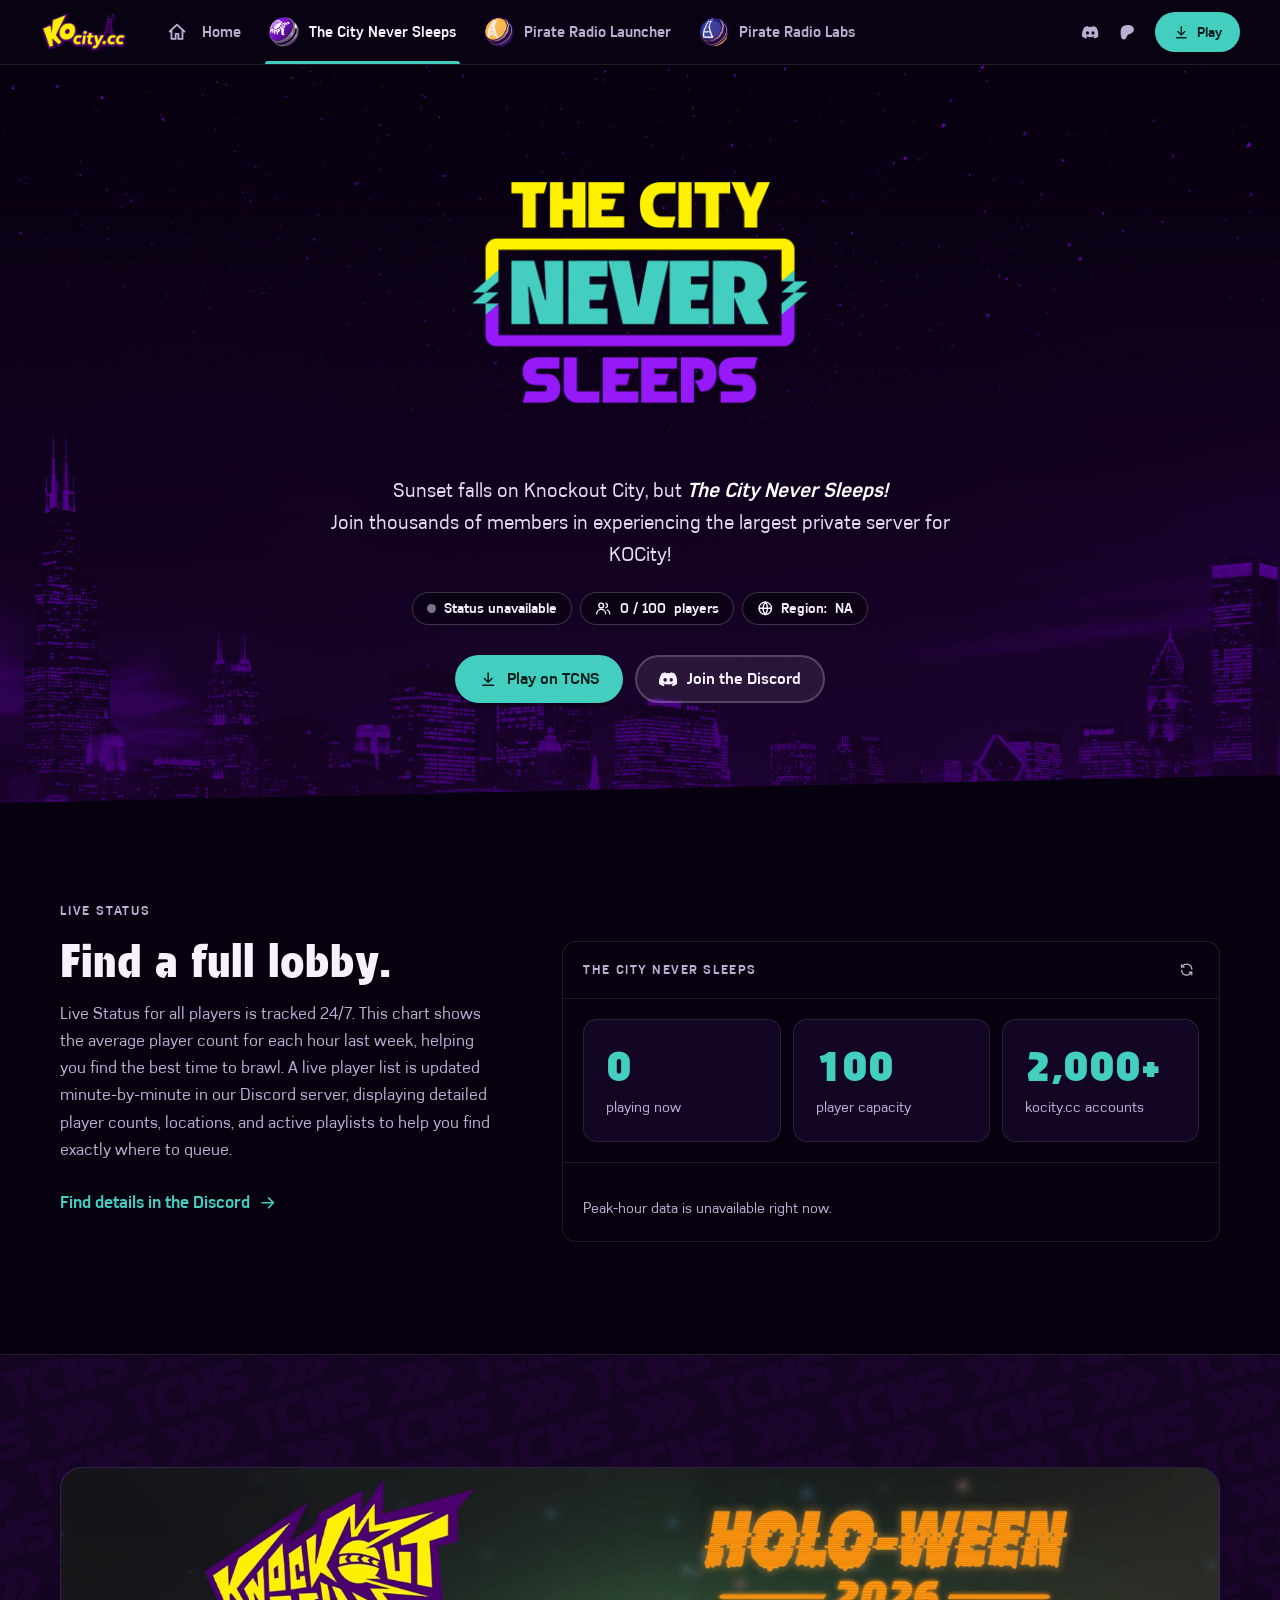
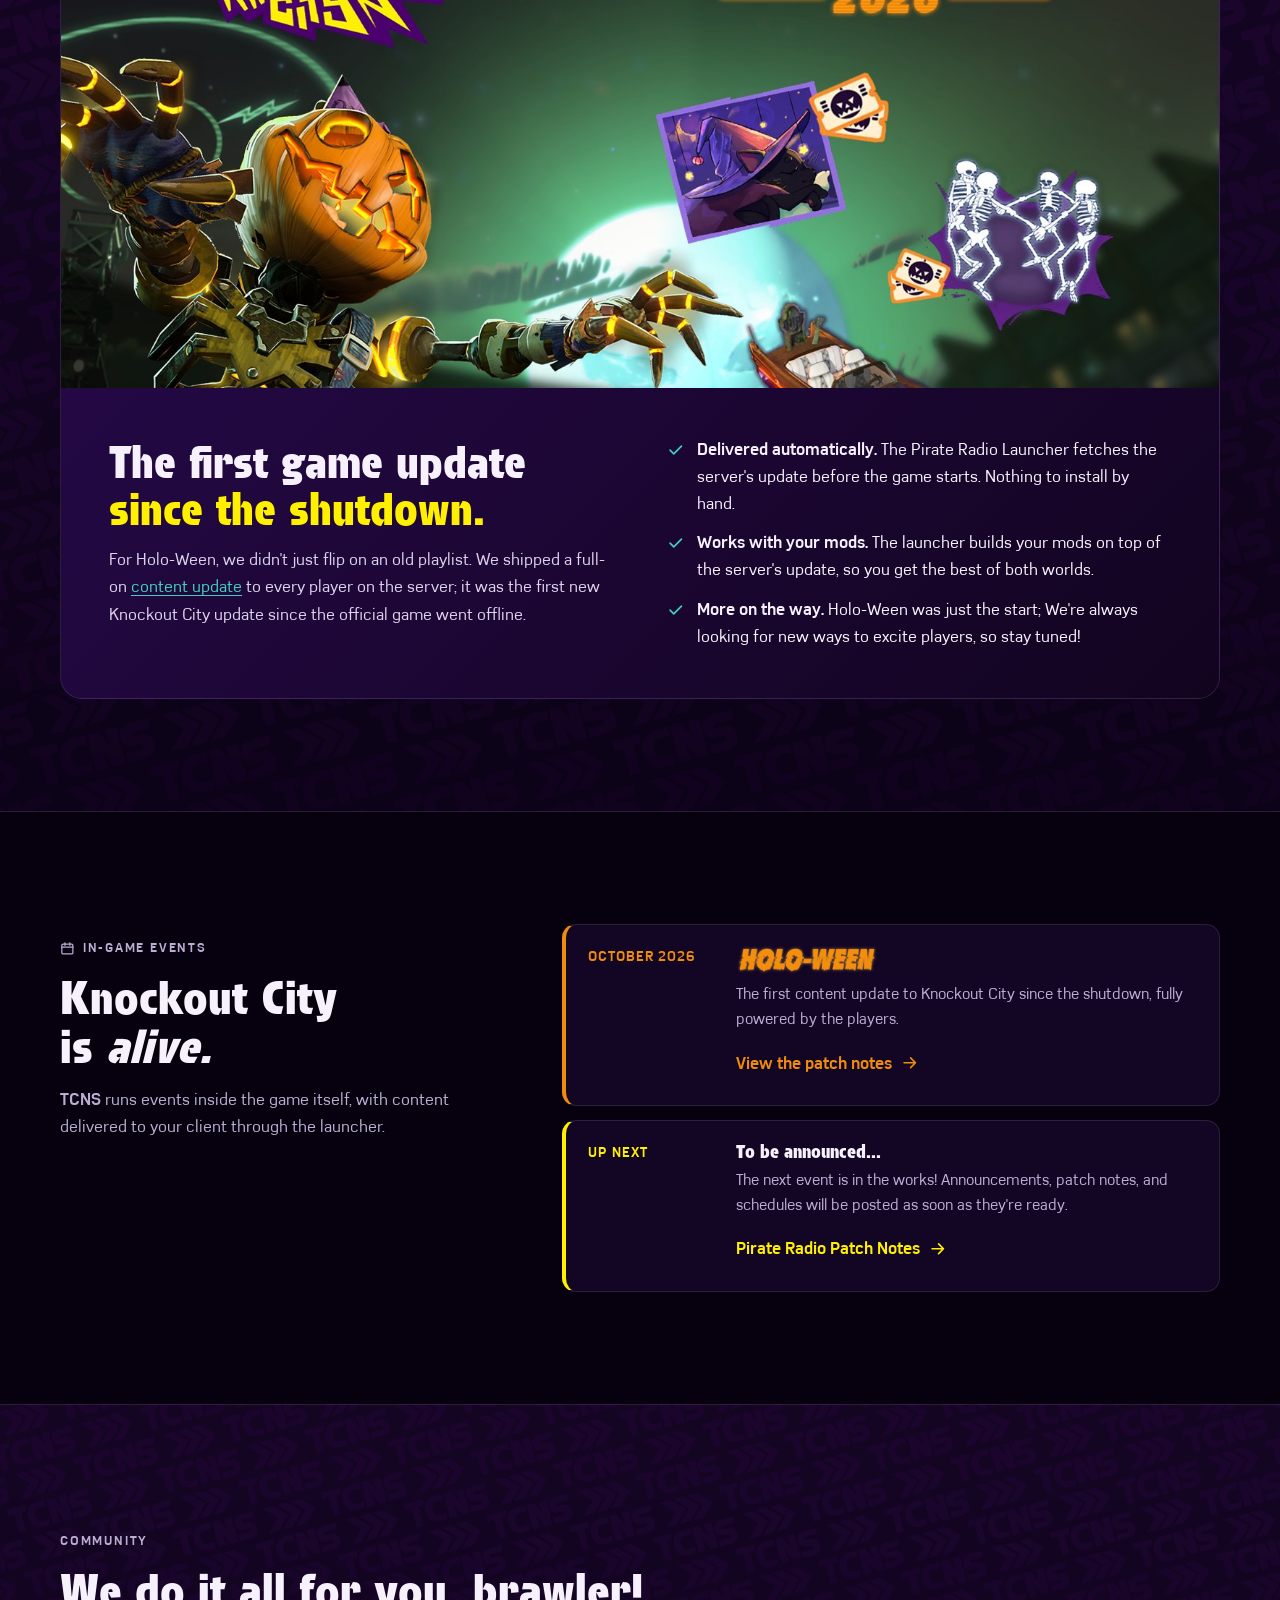
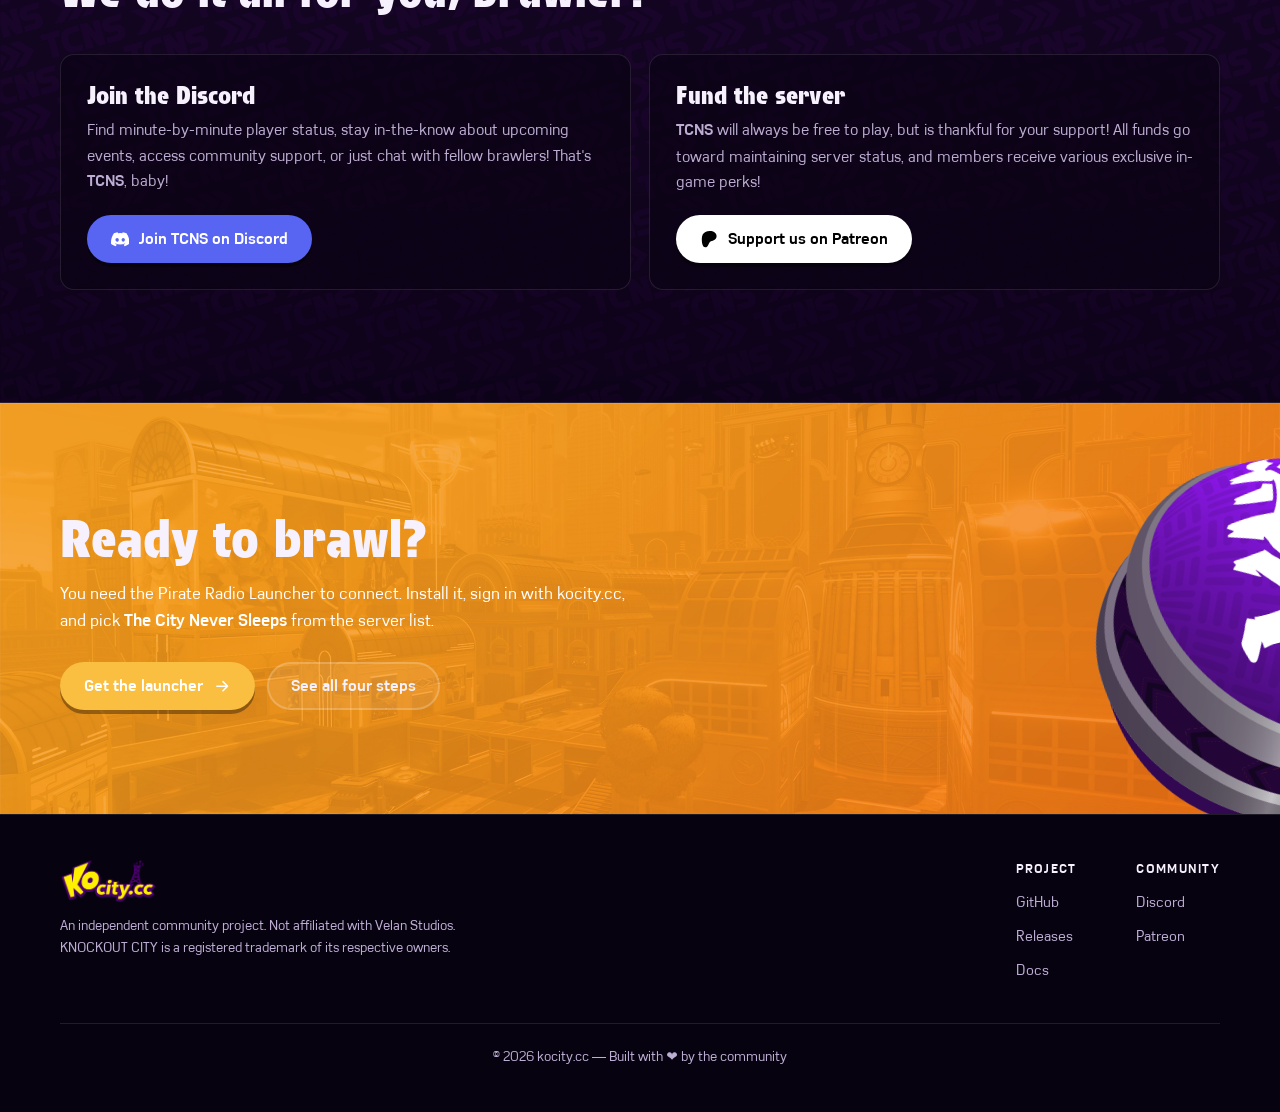
<file: tcns.html>
<!DOCTYPE html>
<html lang="en">
<head>
  <meta charset="utf-8">
  <meta name="viewport" content="width=device-width, initial-scale=1">
  <title>The City Never Sleeps | kocity.cc</title>
  <meta name="description" content="The City Never Sleeps is a community-hosted Knockout City private server with live matches, in-game events, and the first new game update since the official shutdown.">
  <meta property="og:title" content="The City Never Sleeps | Knockout City community server">
  <meta property="og:image" content="assets/tcns-banner.jpg">
  <meta name="theme-color" content="#07000f">
  <link rel="icon" href="favicon.ico" sizes="any">
  <link rel="preload" href="fonts/brda-extrabold.otf" as="font" type="font/otf" crossorigin>
  <link rel="stylesheet" href="css/styles.css?v=41">
</head>
<body data-brand="tcns">
  <a class="skip" href="#main">Skip to content</a>

  <header class="top">
    <div class="wrap top-in">
      <a class="home-logo" href="index.html" aria-label="kocity.cc home"><img src="assets/kocity-logo.png" alt="kocity.cc" width="840" height="381"></a>
      <nav aria-label="Sections">
        <ul class="tabs">
          <li><a href="index.html" style="--tab:var(--ko-yellow)"><span class="tab-icon"><i data-i="home"></i></span>Home</a></li>
          <li><a href="tcns.html" aria-current="page" style="--tab:var(--tcns-teal)"><span class="ball tcns"></span><span class="tab-long">The City Never Sleeps</span><span class="tab-short">TCNS</span></a></li>
          <li><a href="launcher.html" style="--tab:var(--launcher-amber)"><span class="ball launcher"></span><span class="tab-long">Pirate Radio Launcher</span><span class="tab-short">Launcher</span></a></li>
          <li><a href="labs.html" style="--tab:var(--labs-tint)"><span class="ball labs"></span><span class="tab-long">Pirate Radio Labs</span><span class="tab-short">Labs</span></a></li>
        </ul>
      </nav>
      <div class="top-links">
        <a href="https://discord.gg/F8anYfBduR" data-tcns-discord rel="noopener" aria-label="Discord"><i data-i="discord"></i><span>Discord</span></a>
        <a href="https://patreon.com/tcns2" rel="noopener" aria-label="Patreon"><i data-i="patreon"></i><span>Patreon</span></a>
        <a class="btn btn-primary btn-sm" href="launcher.html#download"><i data-i="download"></i>Play</a>
      </div>
    </div>
  </header>

  <main id="main">
    <section class="hero">
      <div class="wrap hero-in" style="grid-template-columns:1fr; justify-items:center; text-align:center">
        <div>
          <h1><img class="hero-mark" style="margin-inline:auto" src="assets/tcns-logo.png" alt="The City Never Sleeps" width="900" height="636" fetchpriority="high"></h1>
          <p class="hero-lede" style="margin-inline:auto">Sunset falls on Knockout City, but <strong><em>The City Never Sleeps!</strong></em><br>Join thousands of members in experiencing the largest private server for KOCity!</p>
          <div class="pill-row" style="justify-content:center" aria-live="polite">
            <span class="pill" data-tcns="state"><span class="dot"></span>Checking status…</span>
            <span class="pill"><i data-i="users"></i><span class="num"><span data-tcns="players">0</span> / <span data-tcns="max">100</span></span> players</span>
            <span class="pill"><i data-i="globe"></i>Region: <span data-tcns="region">NA</span></span>
          </div>
          <div class="btn-row" style="justify-content:center">
            <a class="btn btn-primary" href="launcher.html#download"><i data-i="download"></i>Play on TCNS</a>
            <a class="btn btn-ghost" href="https://discord.gg/F8anYfBduR" data-tcns-discord rel="noopener"><i data-i="discord"></i>Join the Discord</a>
          </div>
        </div>
      </div>
    </section>

    <section class="section" id="live">
      <div class="wrap split">
        <div class="split-copy reveal">
          <p class="eyebrow">Live status</p>
          <h2>Find a full lobby.</h2>
          <p>Live Status for all players is tracked 24/7. This chart shows the average player count for each hour last week, helping you find the best time to brawl. A live player list is updated minute-by-minute in our Discord server, displaying detailed player counts, locations, and active playlists to help you find exactly where to queue.</p>
          <a class="text-link" href="https://discord.gg/F8anYfBduR" data-tcns-discord rel="noopener">Find details in the Discord <i data-i="arrow"></i></a>
        </div>
        <div class="panel reveal" style="--d:1; background:rgba(7,0,15,.8)">
          <div class="panel-head"><span>The City Never Sleeps</span>
            <button class="icon-btn" type="button" data-refresh aria-label="Refresh player count"><i data-i="refresh"></i></button>
          </div>
          <div class="stats" style="padding:20px; gap:12px" aria-live="polite">
            <div class="stat"><b class="num" data-tcns="players">0</b><span>playing now</span></div>
            <div class="stat"><b class="num" data-tcns="max">100</b><span>player capacity</span></div>
            <div class="stat"><b class="num" data-stat="accounts">2,000+</b><span>kocity.cc accounts</span></div>
          </div>
          <div class="chart" data-activity>
            <div class="skeleton" style="width:40%"></div><div class="skeleton" style="height:120px"></div>
          </div>
        </div>
      </div>
    </section>

    <section class="section alt">
      <div class="wrap">
        <div class="spotlight reveal">
          <img class="spotlight-key" src="assets/holoween-promo.jpg" alt="Holo-Ween 2026 key art: a pumpkin-headed brawler reaching toward the event's rewards under a green moon" width="1600" height="900">
          <div class="spotlight-body">
            <div>
              <h2>The first game update <em>since the shutdown.</em></h2>
              <p>For Holo-Ween, we didn't just flip on an old playlist. We shipped a full-on <a href="https://patch-notes.pirate-radio.tandashi.dev/holo-ween-2026/" rel="noopener">content update</a> to every player on the server; it was the first new Knockout City update since the official game went offline.</p>
            </div>
            <ul class="checks">
              <li><i data-i="check"></i><span><strong>Delivered automatically.</strong> The Pirate Radio Launcher fetches the server's update before the game starts. Nothing to install by hand.</span></li>
              <li><i data-i="check"></i><span><strong>Works with your mods.</strong> The launcher builds your mods on top of the server's update, so you get the best of both worlds.</span></li>
              <li><i data-i="check"></i><span><strong>More on the way.</strong> Holo-Ween was just the start; We're always looking for new ways to excite players, so stay tuned!</span></li>
            </ul>
          </div>
        </div>
      </div>
    </section>

    <section class="section">
      <div class="wrap split">
        <div class="split-copy reveal">
          <p class="eyebrow"><i data-i="calendar"></i>In-game events</p>
          <h2>Knockout City<br>is <em>alive.</em></h2>
          <p><strong>TCNS</strong> runs events inside the game itself, with content delivered to your client through the launcher.</p>
        </div>
        <ol class="timeline">
          <li class="reveal" style="--c:#f08c0c">
            <span class="when">October 2026</span>
            <div><h3><img class="event-logo" src="assets/holoween-logo.png" alt="Holo-Ween" width="720" height="152" loading="lazy"></h3><p>The first content update to Knockout City since the shutdown, fully powered by the players.</p><a class="text-link" style="margin-top:10px; color:var(--c)" href="https://patch-notes.pirate-radio.tandashi.dev/holo-ween-2026/" rel="noopener">View the patch notes <i data-i="arrow"></i></a></div>
          </li>
          <li class="reveal" style="--c:var(--ko-yellow); --d:1">
            <span class="when">Up next</span>
            <div><h3>To be announced...</h3><p>The next event is in the works! Announcements, patch notes, and schedules will be posted as soon as they're ready.</p><a class="text-link" style="margin-top:10px; color:var(--c)" href="https://patch-notes.pirate-radio.tandashi.dev/" rel="noopener">Pirate Radio Patch Notes <i data-i="arrow"></i></a></div>
          </li>
        </ol>
      </div>
    </section>

    <section class="section alt">
      <div class="wrap">
        <div class="section-head reveal">
          <p class="eyebrow">Community</p>
          <h2>We do it all for you, brawler!</h2>
        </div>
        <div class="grid grid-2">
          <article class="card reveal">
            <h3>Join the Discord</h3>
            <p>Find minute-by-minute player status, stay in-the-know about upcoming events, access community support, or just chat with fellow brawlers! That's <strong>TCNS</strong>, baby!</p>
            <p style="margin-top:20px"><a class="btn btn-primary btn-discord" href="https://discord.gg/F8anYfBduR" data-tcns-discord rel="noopener"><i data-i="discord"></i>Join TCNS on Discord</a></p>
          </article>
          <article class="card reveal" style="--d:1">
            <h3>Fund the server</h3>
            <p><strong>TCNS</strong> will always be free to play, but is thankful for your support! All funds go toward maintaining server status, and members receive various exclusive in-game perks!</p>
            <p style="margin-top:20px"><a class="btn btn-primary btn-white" href="https://patreon.com/tcns2" rel="noopener"><i data-i="patreon"></i>Support us on Patreon</a></p>
          </article>
        </div>
      </div>
    </section>

    <section class="cta roll">
      <div class="wrap">
        <div>
        <h2>Ready to brawl?</h2>
        <p>You need the Pirate Radio Launcher to connect. Install it, sign in with kocity.cc, and pick <strong>The City Never Sleeps</strong> from the server list.</p>
        <div class="btn-row">
          <a class="btn btn-primary btn-launcher" href="launcher.html">Get the launcher <i data-i="arrow"></i></a>
          <a class="btn btn-ghost" href="index.html#how">See all four steps</a>
        </div>
        </div>
        <div class="cta-ball" aria-hidden="true"></div>
      </div>
    </section>
  </main>

  <footer class="foot">
    <div class="wrap foot-in">
      <div>
        <img src="assets/kocity-logo.png" alt="kocity.cc" width="840" height="381" loading="lazy">
        <small>An independent community project. Not affiliated with Velan Studios.<br>KNOCKOUT CITY is a registered trademark of its respective owners.</small>
      </div>
      <nav aria-label="Footer">
        <div>
          <p class="foot-h">Project</p>
          <a href="https://github.com/KnockoutCity-Pirate-Radio" rel="noopener">GitHub</a>
          <a href="https://github.com/KnockoutCity-Pirate-Radio/PirateRadio-Artifacts/releases" rel="noopener">Releases</a>
          <a href="https://kocity.cc/docs">Docs</a>
        </div>
        <div>
          <p class="foot-h">Community</p>
          <a href="https://discord.gg/F8anYfBduR" data-tcns-discord rel="noopener">Discord</a>
          <a href="https://patreon.com/tcns2" rel="noopener">Patreon</a>
        </div>
      </nav>
    </div>
    <p class="wrap foot-base">&copy; 2026 kocity.cc &mdash; Built with <span aria-hidden="true">&#x2764;&#xFE0F;</span><span class="sr-only">love</span> by the community</p>
  </footer>

  <script src="js/main.js?v=16" defer></script>
</body>
</html>
</file>
<file: css/styles.css>
/* kocity.cc — shared styles
   Brand themes are set per page with <body data-brand="kocity|tcns|launcher|labs"> */

@font-face { font-family: "Loew"; src: url("../fonts/loew-heavy.otf") format("opentype"); font-weight: 900; font-display: swap; }
@font-face { font-family: "Brda"; src: url("../fonts/brda-extrabold.otf") format("opentype"); font-weight: 800; font-display: swap; }
@font-face { font-family: "Azbuka Pro"; src: url("../fonts/azbuka-pro.ttf") format("truetype"); font-weight: 400; font-display: swap; }
@font-face { font-family: "Azbuka Pro"; src: url("../fonts/azbuka-pro-bold.ttf") format("truetype"); font-weight: 700; font-display: swap; }

:root {
  /* surfaces */
  --bg: #0c0316;
  --surface: #170828;
  --surface-2: #21103a;
  --line: rgba(255, 255, 255, 0.1);
  --line-strong: rgba(255, 255, 255, 0.2);
  --text: #f6f1fc;
  --muted: #bcadd2;

  /* brand palette (sampled from the logo files) */
  --ko-yellow: #fff000;
  --ko-purple: #4b006e;
  --tcns-teal: #43cec0;
  --tcns-purple: #9619fa;
  --launcher-amber: #fabe40;
  --launcher-orange: #fa9b30;
  --labs-blue: #26369b;
  --labs-indigo: #262282;
  --labs-tint: #9fb0ff;
  --online: #4ade80;

  /* theme slots, overridden per brand below */
  --accent: var(--ko-yellow);          /* accent used as text / lines on dark */
  --accent-fill: var(--ko-yellow);     /* accent used as a button fill */
  --accent-ink: #2a0040;               /* text on top of --accent-fill */
  --hero-a: #5a0a86;
  --hero-b: #2b0747;

  --font-display: "Loew", "Arial Black", system-ui, sans-serif;
  --font-body: "Azbuka Pro", "Segoe UI", system-ui, -apple-system, sans-serif;

  --r-sm: 8px; --r-md: 14px; --r-lg: 22px;
  --wrap: 1160px;
  --gutter: clamp(16px, 4vw, 40px);
  --ease-out: cubic-bezier(0.2, 0.8, 0.2, 1);
  --nav-h: 64px;
}

body[data-brand="tcns"] {
  --accent: var(--tcns-teal); --accent-fill: var(--tcns-teal); --accent-ink: #04201d;
  --hero-a: #1a0536; --hero-b: #07000f; --bg: #07000f; --surface: #130624; --surface-2: #1d0b36;
  --font-display: "Brda", "Loew", "Arial Black", system-ui, sans-serif;
}
/* Brda's built-in kerning opens a gap in pairs like "ll" */
body[data-brand="tcns"] :is(h1, h2, h3, h4, .stat b) { font-kerning: none; letter-spacing: 0; }
body[data-brand="launcher"] {
  --accent: var(--launcher-amber); --accent-fill: var(--launcher-amber); --accent-ink: #2b1600;
  --hero-a: #faae38; --hero-b: #faae38;
}
body[data-brand="labs"] {
  --accent: var(--labs-tint); --accent-fill: #3346c4; --accent-ink: #ffffff;
  --hero-a: #26369b; --hero-b: #120f45;
}

*, *::before, *::after { box-sizing: border-box; }
html { scroll-behavior: smooth; scroll-padding-top: calc(var(--nav-h) + 24px); -webkit-text-size-adjust: 100%; }
body {
  margin: 0; background: var(--bg); color: var(--text);
  font-family: var(--font-body); font-size: 1.0625rem; line-height: 1.6;
  -webkit-font-smoothing: antialiased; overflow-x: hidden;
}
img { max-width: 100%; height: auto; display: block; }
a { color: var(--accent); text-underline-offset: 3px; }
a:hover { text-decoration-thickness: 2px; }
h1, h2, h3, h4 { font-family: var(--font-display); font-weight: 900; line-height: 1.02; margin: 0; text-wrap: balance; letter-spacing: -0.01em; }
p { margin: 0; }
:focus-visible { outline: 3px solid var(--accent); outline-offset: 3px; border-radius: 4px; }
.sr-only { position: absolute; width: 1px; height: 1px; overflow: hidden; clip-path: inset(50%); white-space: nowrap; }
.skip { position: absolute; left: 16px; top: -60px; z-index: 200; background: var(--ko-yellow); color: #2a0040; padding: 10px 16px; border-radius: var(--r-sm); font-weight: 700; }
.skip:focus { top: 12px; }
.wrap { width: min(100% - 2 * var(--gutter), var(--wrap)); margin-inline: auto; }
.i { width: 1.15em; height: 1.15em; flex: none; fill: none; stroke: currentColor; stroke-width: 2; stroke-linecap: round; stroke-linejoin: round; }
.i.solid { fill: currentColor; stroke: none; }
.num { font-variant-numeric: tabular-nums; }

/* ---------- Top bar + brand tabs ---------- */
.top { position: sticky; top: 0; z-index: 100; background: rgba(10, 3, 19, 0.92); backdrop-filter: blur(10px); border-bottom: 1px solid var(--line); }
.top .wrap { width: min(100% - 2 * var(--gutter), 1320px); }
.top-in { display: flex; align-items: center; gap: 14px; min-height: var(--nav-h); }
.home-logo { flex: none; display: block; }
.home-logo img { height: 40px; width: auto; }
/* The nav, list, items and links all stretch to the header's full height, so the
   active-tab bar (drawn on the link's bottom edge) always sits on the header's bottom edge. */
.top-in > nav { align-self: stretch; display: flex; margin: 0 auto 0 8px; }
.tabs { display: flex; gap: 4px; margin: 0; padding: 0; list-style: none; }
.tabs li { display: flex; justify-content: center; }
.tabs a {
  --pad: 12px; position: relative; display: flex; align-items: center; gap: 10px; padding: 0 var(--pad);
  color: var(--muted); text-decoration: none; font-weight: 700; font-size: 0.95rem; white-space: nowrap;
  transition: color 0.18s ease;
}
.tabs a::after { content: ""; position: absolute; left: calc(var(--pad) - 4px); right: calc(var(--pad) - 4px); bottom: 0; height: 3px; border-radius: 3px 3px 0 0; background: var(--tab, var(--accent)); transform: scaleX(0); transition: transform 0.25s var(--ease-out); }
.tabs a:hover, .tabs a[aria-current="page"] { color: var(--text); }
.tabs a[aria-current="page"]::after { transform: scaleX(1); }
.tabs a:hover::after { transform: scaleX(0.5); }
.tabs a[aria-current="page"]:hover::after { transform: scaleX(1); }
.tab-short { display: none; }

/* Dodgeball tab icons. One sprite sheet per ball, every frame the same size:
   frame 1 at rest, the full loop on hover and on the current tab. */
.ball, .tab-icon { --s: 30px; width: var(--s); height: var(--s); flex: none; }
.tab-icon { display: grid; place-items: center; }
.tab-icon .i { width: 22px; height: 22px; }
.ball {
  --n: 16;
  /* At rest: the inactive still. The sheet rides along at zero size so it is loaded before the first hover. */
  background: var(--still) 0 0 / var(--s) var(--s) no-repeat, var(--sheet) 0 0 / 0 0 no-repeat;
  transition: transform 0.28s cubic-bezier(0.34, 1.56, 0.64, 1);
}
.ball.tcns { --n: 14; --still: url("../assets/ball-tcns.png?v=2"); --sheet: url("../assets/ball-tcns-active.png"); }
.ball.launcher { --still: url("../assets/ball-launcher.png?v=2"); --sheet: url("../assets/ball-launcher-active.png"); }
.ball.labs { --still: url("../assets/ball-labs.png?v=2"); --sheet: url("../assets/ball-labs-active.png"); }
a:hover > .ball, a:focus-visible > .ball, a[aria-current="page"] > .ball {
  background: var(--sheet) 0 0 / calc(var(--s) * var(--n)) var(--s) repeat-x;
  animation: ball-loop calc(var(--n) * 75ms) steps(var(--n)) infinite;
}
a:hover > .ball, a:focus-visible > .ball { transform: scale(1.22); }
@keyframes ball-loop { to { background-position-x: calc(var(--s) * var(--n) * -1); } }

.top-links { display: flex; align-items: center; gap: 4px; }
.top-links a { display: inline-flex; align-items: center; gap: 7px; min-height: 40px; padding: 0 10px; color: var(--muted); text-decoration: none; font-size: 0.9rem; font-weight: 700; border-radius: var(--r-sm); transition: color 0.18s, background-color 0.18s; }
.top-links a:hover { color: var(--text); background: rgba(255, 255, 255, 0.07); }
.top-links a.btn-primary, .top-links a.btn-primary:hover { color: var(--accent-ink); background: var(--accent-fill); border-radius: 999px; padding: 0 16px; margin-left: 8px; }

/* ---------- Buttons ---------- */
.btn {
  display: inline-flex; align-items: center; justify-content: center; gap: 10px; min-height: 48px; padding: 0 22px;
  border-radius: 999px; border: 2px solid transparent; font: 700 1rem var(--font-body); text-decoration: none; cursor: pointer;
  transition: transform 0.18s var(--ease-out), background-color 0.18s, border-color 0.18s, box-shadow 0.18s; touch-action: manipulation;
}
.btn:active { transform: scale(0.97); }
.btn-primary { background: var(--accent-fill); color: var(--accent-ink); box-shadow: 0 4px 0 rgba(0, 0, 0, 0.35); }
.btn-primary:hover { transform: translateY(-2px); box-shadow: 0 6px 0 rgba(0, 0, 0, 0.35); }
.btn-primary:active { transform: translateY(1px) scale(0.98); box-shadow: 0 2px 0 rgba(0, 0, 0, 0.35); }
/* Launcher-coloured button for use on other pages: amber fill, white label */
.btn-launcher { background: var(--launcher-amber); color: #fff; }
/* Discord blurple fill, white label */
.btn-discord { background: #5865f2; color: #fff; }
/* Solid white fill, black label and logo */
.btn-white { background: #fff; color: #000; }
.btn-ghost { background: rgba(255, 255, 255, 0.08); color: var(--text); border-color: var(--line-strong); }
.btn-ghost:hover { background: rgba(255, 255, 255, 0.16); border-color: rgba(255, 255, 255, 0.4); }
.btn-sm { min-height: 40px; padding: 0 16px; font-size: 0.9rem; }
.btn-row { display: flex; flex-wrap: wrap; gap: 12px; align-items: center; }
.text-link { display: inline-flex; align-items: center; gap: 8px; font-weight: 700; text-decoration: none; min-height: 44px; }
.text-link .i { transition: transform 0.2s var(--ease-out); }
.text-link:hover .i { transform: translateX(4px); }

/* ---------- Hero ---------- */
.hero { position: relative; isolation: isolate; overflow: hidden; background: linear-gradient(160deg, var(--hero-a), var(--hero-b)); clip-path: polygon(0 0, 100% 0, 100% calc(100% - 28px), 0 100%); margin-bottom: -28px; }
.hero::before { content: ""; position: absolute; inset: 0; z-index: -1; background: var(--hero-img, none) center / cover no-repeat; opacity: var(--hero-img-o, 1); }
.hero-in { display: grid; grid-template-columns: minmax(0, 1.1fr) minmax(0, 0.9fr); gap: 32px; align-items: center; min-height: min(620px, 78vh); padding-block: 72px 100px; }
.hero h1 { font-size: clamp(2.6rem, 6.4vw, 5.2rem); }
.hero h1 em { font-style: normal; color: var(--accent); }
.nowrap { white-space: nowrap; }
/* Home: slightly smaller so the unbroken "Knockout City," clears the brawler art */
body[data-brand="kocity"] .hero h1 { font-size: clamp(2.4rem, 5.6vw, 4.7rem); }
.hero-lede { margin-top: 20px; font-size: clamp(1.05rem, 1.6vw, 1.25rem); color: #e6dcf3; max-width: 34em; }
.hero-lede strong { color: #fff; }
.hero .btn-row { margin-top: 30px; }
/* Brawler art: pinned to the hero's right edge and sized from the hero's height, so the
   characters start level with the top of the copy and the flat bottom edge of the artwork
   runs past the slanted clip. (The PNG has ~14% empty space above the characters.) */
.hero-in.has-art { position: relative; }
.hero-art {
  /* brawlers.png is blank below 91.4% of its height, where the art is cut straight across. bottom = that blank strip (8.6% of the height) plus a little, so the cut always sits under the hero's slanted edge */
  position: absolute; z-index: -1; right: 0; bottom: calc(-8.6% - 12px); height: calc(100% + 64px); width: auto; max-width: 51%;
  object-fit: contain; object-position: right bottom; pointer-events: none;
  filter: drop-shadow(0 20px 40px rgba(0, 0, 0, 0.45));
}
/* Widescreen: a touch larger, growing up and to the left from its bottom-right anchor */
@media (min-width: 1081px) {
  .hero-art { transform: translateY(10px) scale(1.12); transform-origin: right bottom; } /* 10px covers the blank strip growing with the scale */
  .has-art .hero-lede { max-width: 26em; } /* wraps before it reaches the larger artwork */
}
/* Radius = Windows 11's 8px window corner at the capture's native 1277x812, so it scales with the image. */
/* Hero screenshot: a button whose image tilts toward the pointer (--rx/--ry set in main.js); click opens .shot-view.
   Radius = Windows 11's 8px window corner in a 200%-scale 2712x1832 capture, so it scales with the image. */
.hero-shot { display: block; width: 100%; padding: 0; border: 0; background: none; cursor: zoom-in; perspective: 1400px; }
.hero-shot img, .shot-view img { display: block; width: 100%; height: auto; border-radius: 0.59% / 0.87%; box-shadow: 0 30px 60px rgba(0, 0, 0, 0.55); }
.hero-shot img { transform: rotateY(var(--ry, -7deg)) rotateX(var(--rx, 2deg)); transition: transform 0.35s var(--ease-out); view-transition-name: shot; }
body:has(.shot-view[open]) .hero-shot img { view-transition-name: none; visibility: hidden; }
.shot-view { width: min(92vw, 1356px, 82vh * 1.48); max-width: none; max-height: none; padding: 0; border: 0; background: none; color: #fff; overflow: visible; cursor: zoom-out; }
.shot-view::backdrop { background: rgba(4, 0, 10, 0.82); }
.shot-view[open] img { view-transition-name: shot; }
.shot-view figure { margin: 0; }
.shot-view figcaption { margin-top: 16px; text-align: center; color: #e0d6ee; }
.shot-close { position: absolute; top: -44px; right: 0; width: 36px; height: 36px; border: 0; border-radius: 50%; background: rgba(255, 255, 255, 0.14); color: #fff; font-size: 1.4rem; line-height: 1; cursor: pointer; }
.hero-in.has-shot { grid-template-columns: minmax(0, 0.9fr) minmax(0, 1.1fr); }
.hero-mark { width: min(100%, 440px); margin-bottom: 26px; }
/* Pirate Radio lockups carry 6.67% transparent padding per side: oversize, then pull left so the artwork lines up with the text */
body:is([data-brand="launcher"], [data-brand="labs"]) .hero-mark { --w: min(115%, 620px); width: var(--w); max-width: none; margin-left: calc(var(--w) * -0.0667); }
.eyebrow { display: inline-flex; align-items: center; gap: 8px; font: 700 0.8rem var(--font-body); letter-spacing: 0.14em; text-transform: uppercase; color: var(--accent); margin-bottom: 16px; }

body[data-brand="kocity"] .hero { --hero-img: url("../assets/shapes.png"); --hero-img-o: 0.75; }
body[data-brand="tcns"] .hero { --hero-img: url("../assets/tcns-skyline.jpg"); }
body[data-brand="tcns"] .hero::before { background-position: center bottom; }
body[data-brand="launcher"] .hero { --hero-img: url("../assets/launcher-bg.jpg"); }
body[data-brand="labs"] .hero { --hero-img: url("../assets/labs-bg.jpg"); }

/* Launcher hero: pre-tinted amber scene, white copy, dark-orange emphasis */
body[data-brand="launcher"] .hero { --hero-emph: #fabe40; }
body[data-brand="launcher"] .hero h1, body[data-brand="launcher"] .hero .hero-lede, body[data-brand="launcher"] .hero .dl-others { color: #fff; text-shadow: 0 1px 14px rgba(110, 50, 0, 0.45); }
body[data-brand="launcher"] .hero h1 em { color: var(--hero-emph); text-shadow: none; }
body[data-brand="launcher"] .hero .btn-primary { background: var(--hero-emph); color: #fff; }
body[data-brand="launcher"] .hero .pill { background: rgba(60, 24, 0, 0.6); border-color: rgba(255, 255, 255, 0.35); }
body[data-brand="launcher"] .hero :focus-visible { outline-color: #fff; }
/* Status / version pills */
.pill { display: inline-flex; align-items: center; gap: 8px; min-height: 32px; padding: 4px 14px; border-radius: 999px; background: rgba(0, 0, 0, 0.4); border: 1px solid var(--line-strong); font-size: 0.9rem; font-weight: 700; color: var(--text); }
.pill-row { display: flex; flex-wrap: wrap; gap: 8px; margin-top: 22px; }
.dot { width: 9px; height: 9px; border-radius: 50%; background: #7d7090; flex: none; }
.dot.on { background: var(--online); box-shadow: 0 0 0 0 rgba(74, 222, 128, 0.6); animation: pulse 2s infinite; }
@keyframes pulse { 70% { box-shadow: 0 0 0 8px rgba(74, 222, 128, 0); } 100% { box-shadow: 0 0 0 0 rgba(74, 222, 128, 0); } }
.tag { display: inline-block; padding: 2px 10px; border-radius: 6px; background: var(--accent-fill); color: var(--accent-ink); font-size: 0.75rem; font-weight: 700; letter-spacing: 0.08em; text-transform: uppercase; }

/* ---------- Sections ---------- */
.section { padding-block: clamp(64px, 9vw, 112px); }
.section.alt { background: var(--surface) url("../assets/pattern-kocity.svg?v=3") center / cover; border-block: 1px solid var(--line); }
body[data-brand="tcns"] .section.alt { background-image: url("../assets/pattern-tcns.svg?v=2"); }
.section-head { max-width: 40em; margin-bottom: 40px; }
.section-head h2, .split h2 { font-size: clamp(1.9rem, 4vw, 3rem); }
.section-head p, .split-copy > p { margin-top: 16px; color: var(--muted); max-width: 36em; }
.split { display: grid; grid-template-columns: minmax(0, 0.8fr) minmax(0, 1.2fr); gap: clamp(28px, 5vw, 64px); align-items: start; }
.split-copy .text-link { margin-top: 18px; }
/* Stacked split: copy above, content full width (What's new on the Launcher page) */
.split.stack { grid-template-columns: 1fr; }
/* Side by side, the panel starts level with the heading, not the eyebrow above it */
@media (min-width: 861px) { .split > .panel { margin-top: 54px; } }

.grid { display: grid; gap: 18px; }
.grid-3 { grid-template-columns: repeat(3, minmax(0, 1fr)); }
.grid-2 { grid-template-columns: repeat(2, minmax(0, 1fr)); }
.card { background: var(--surface); border: 1px solid var(--line); border-radius: var(--r-md); padding: 26px; }
.section.alt .card { background: rgba(12, 3, 22, 0.72); }
.card h3 { font-size: 1.3rem; margin-bottom: 10px; }
/* TCNS community cards: subheaders at 1.62x their 16px body text */
body[data-brand="tcns"] .grid-2 .card h3 { font-size: 1.62rem; }
.card p { color: var(--muted); font-size: 1rem; }
.card-icon { width: 46px; height: 46px; border-radius: 12px; display: grid; place-items: center; margin-bottom: 18px; background: color-mix(in srgb, var(--accent) 16%, transparent); color: var(--accent); }
.card-icon .i { width: 24px; height: 24px; }
code, .mono { font-family: ui-monospace, "Cascadia Code", Consolas, monospace; font-size: 0.9em; background: rgba(255, 255, 255, 0.08); padding: 2px 6px; border-radius: 5px; overflow-wrap: anywhere; }

/* Journey: Steam -> Launcher -> kocity.cc -> server */
.journey { list-style: none; margin: 0; padding: 0; display: grid; grid-template-columns: repeat(4, minmax(0, 1fr)); gap: 18px; counter-reset: step; }
.journey li { position: relative; counter-increment: step; background: rgba(12, 3, 22, 0.72); border: 1px solid var(--line); border-top: 4px solid var(--c, var(--accent)); border-radius: var(--r-md); padding: 22px; display: flex; flex-direction: column; gap: 10px; }
.journey li::before { content: counter(step); font: 900 1rem var(--font-display); width: 34px; height: 34px; border-radius: 50%; display: grid; place-items: center; background: var(--c, var(--accent)); color: var(--ci, #1a0030); }
.journey h3 { font-size: 1.15rem; }
.journey p { color: var(--muted); font-size: 0.97rem; flex: 1; }
.journey .text-link { color: var(--c, var(--accent)); font-size: 0.95rem; }
.journey li:not(:last-child)::after { content: ""; position: absolute; top: 34px; right: -14px; width: 10px; height: 10px; border-top: 3px solid var(--line-strong); border-right: 3px solid var(--line-strong); transform: rotate(45deg); }

/* Brand feature cards (cross-links between tabs) */
.brand-card { position: relative; display: flex; flex-direction: column; justify-content: flex-end; min-height: 300px; padding: 28px; border-radius: var(--r-lg); overflow: hidden; isolation: isolate; text-decoration: none; color: #fff; border: 1px solid var(--line); transition: transform 0.25s var(--ease-out), border-color 0.25s; }
.brand-card::before { content: ""; position: absolute; inset: 0; z-index: -2; background: var(--img) center / cover; transition: transform 0.5s var(--ease-out); }
.brand-card::after { content: ""; position: absolute; inset: 0; z-index: -1; background: linear-gradient(to top, rgba(8, 2, 16, 0.94) 22%, rgba(8, 2, 16, 0.2) 75%); }
.brand-card:hover { transform: translateY(-4px); border-color: var(--c); }
.brand-card:hover::before { transform: scale(1.04); }
.brand-card h3 { font-size: 1.6rem; }
.brand-card p { color: #ddd2ec; margin-top: 8px; max-width: 32em; }
.brand-card .text-link { color: var(--c); margin-top: 10px; }
.brand-card.wide { min-height: 380px; }
.brand-card.wide h3 { font-size: clamp(1.8rem, 3.6vw, 2.6rem); }

/* ---------- Live server panel ---------- */
.panel { background: var(--surface); border: 1px solid var(--line); border-radius: var(--r-md); overflow: hidden; }
/* Server directory: lifted so the near-black server icons stand off the background */
.panel:has(.servers) { background: #2b1748; }
.panel-head { display: flex; align-items: center; justify-content: space-between; gap: 12px; padding: 14px 20px; border-bottom: 1px solid var(--line); font-size: 0.8rem; font-weight: 700; letter-spacing: 0.12em; text-transform: uppercase; color: var(--muted); }
.icon-btn { width: 44px; height: 44px; margin: -8px -10px -8px 0; display: grid; place-items: center; background: none; border: 0; border-radius: 50%; color: var(--muted); cursor: pointer; transition: color 0.18s, background-color 0.18s; }
.icon-btn:hover { color: var(--text); background: rgba(255, 255, 255, 0.08); }
.icon-btn.spin .i { animation: spin 0.7s linear infinite; }
@keyframes spin { to { transform: rotate(360deg); } }
.servers { width: 100%; border-collapse: collapse; }
.servers th { text-align: left; padding: 12px 20px; font-size: 0.75rem; letter-spacing: 0.12em; text-transform: uppercase; color: var(--muted); font-weight: 700; }
.servers td { padding: 16px 20px; border-top: 1px solid var(--line); vertical-align: middle; }
.servers .srv-name { display: flex; align-items: center; gap: 12px; font-weight: 700; }
.servers .srv-name small { display: block; font-weight: 400; color: var(--muted); font-size: 0.85rem; }
/* Squircle mask: a superellipse, rounder than border-radius can draw */
.servers .srv-name img { width: 34px; height: 34px; object-fit: cover; -webkit-mask: var(--squircle) center / 100% 100% no-repeat; mask: var(--squircle) center / 100% 100% no-repeat; --squircle: url("data:image/svg+xml,%3Csvg xmlns='http://www.w3.org/2000/svg' viewBox='0 0 100 100'%3E%3Cpath d='M50 0C10 0 0 10 0 50s10 50 50 50 50-10 50-50S90 0 50 0Z'/%3E%3C/svg%3E"); }
.servers .state { display: inline-flex; align-items: center; gap: 8px; font-size: 0.9rem; color: var(--muted); }
.servers tr.off td { opacity: 0.6; }
.servers .msg { text-align: center; color: var(--muted); padding: 32px 20px; }
.servers td:last-child, .servers th:last-child { text-align: right; }

.chart { padding: 20px; border-top: 1px solid var(--line); }
.chart-head { display: flex; justify-content: space-between; align-items: baseline; gap: 12px; flex-wrap: wrap; margin-bottom: 14px; }
.chart-head b { font-size: 0.8rem; letter-spacing: 0.12em; text-transform: uppercase; }
.chart-head span { font-size: 0.85rem; color: var(--muted); }
.bars { display: grid; grid-template-columns: repeat(24, 1fr); gap: 3px; height: 120px; align-items: end; }
.bar { position: relative; height: 100%; display: flex; align-items: flex-end; }
.bar i { display: block; width: 100%; height: var(--h); min-height: 3px; border-radius: 3px 3px 0 0; background: color-mix(in srgb, var(--accent) 45%, var(--surface-2)); transform-origin: bottom; animation: grow 0.6s var(--ease-out) backwards; animation-delay: calc(var(--n) * 18ms); }
.bar.now i { background: var(--ko-yellow); }
.bar:hover i, .bar:focus-visible i { background: var(--accent); }
.bar span { position: absolute; bottom: calc(var(--h) + 8px); left: 50%; transform: translateX(-50%); white-space: nowrap; background: #000; color: #fff; font-size: 0.8rem; padding: 4px 8px; border-radius: 6px; opacity: 0; pointer-events: none; transition: opacity 0.15s; z-index: 2; }
.bar:hover span, .bar:focus-visible span { opacity: 1; }
.bar:nth-child(-n+3) span { left: 0; transform: none; }
.bar:nth-last-child(-n+3) span { left: auto; right: 0; transform: none; }
@keyframes grow { from { transform: scaleY(0); } }
.axis { display: grid; grid-template-columns: repeat(8, 1fr); margin-top: 8px; font-size: 0.75rem; color: var(--muted); }
.chart-note { margin-top: 14px; font-size: 0.92rem; color: var(--muted); }
.chart-note b { color: var(--text); }
.legend { display: inline-flex; align-items: center; gap: 6px; }
.legend::before { content: ""; width: 10px; height: 10px; border-radius: 2px; background: var(--ko-yellow); }

/* Stat strip */
.stats { display: grid; grid-template-columns: repeat(3, minmax(0, 1fr)); gap: 18px; }
.stat { padding: 22px; border-radius: var(--r-md); background: var(--surface); border: 1px solid var(--line); }
.stat b { display: block; font: 900 clamp(1.9rem, 4vw, 2.8rem) / 1 var(--font-display); color: var(--accent); }
.stat span { display: block; margin-top: 8px; color: var(--muted); font-size: 0.95rem; }

/* Event spotlight */
.spotlight { border-radius: var(--r-lg); overflow: hidden; border: 1px solid var(--line); background: linear-gradient(135deg, #2a0a52, #12041f); }
.spotlight-key { width: 100%; aspect-ratio: 16 / 9; object-fit: cover; object-position: center top; max-height: 520px; }
.spotlight-body { display: grid; grid-template-columns: minmax(0, 1fr) minmax(0, 1fr); gap: clamp(24px, 4vw, 56px); padding: clamp(26px, 4vw, 48px); align-items: start; }
.spotlight-body h2 { font-size: clamp(1.9rem, 3.8vw, 2.9rem); }
.spotlight-body h2 em { font-style: normal; color: var(--ko-yellow); }
.spotlight-body p { color: #ddd2ec; margin-top: 16px; }
.spotlight-body .checks { margin-top: 0; align-self: end; }
.event-logo { height: 30px; width: auto; }
.checks { list-style: none; margin: 22px 0 0; padding: 0; display: grid; gap: 12px; }
.checks li { display: flex; gap: 12px; align-items: flex-start; }
.checks .i { color: var(--accent); margin-top: 0.25em; }
.timeline { list-style: none; margin: 0; padding: 0; display: grid; gap: 14px; }
.timeline li { display: grid; grid-template-columns: 130px minmax(0, 1fr); gap: 18px; padding: 20px 22px; border-radius: var(--r-md); background: var(--surface); border: 1px solid var(--line); border-left: 4px solid var(--c, var(--accent)); }
.timeline time, .timeline .when { font-weight: 700; color: var(--c, var(--accent)); font-size: 0.9rem; letter-spacing: 0.06em; text-transform: uppercase; }
.timeline h3 { font-size: 1.2rem; margin-bottom: 6px; }
.timeline p { color: var(--muted); font-size: 0.98rem; }

/* Downloads + release notes */
.dl-others { margin-top: 16px; font-size: 0.95rem; color: #e0d6ee; display: flex; flex-wrap: wrap; gap: 6px 16px; align-items: center; }
.dl-others a { display: inline-flex; align-items: center; min-height: 32px; color: #fff; font-weight: 700; }
.notes { background: var(--surface); border: 1px solid var(--line); border-radius: var(--r-md); padding: 26px; }
.notes h4 { font: 700 0.8rem var(--font-body); letter-spacing: 0.12em; text-transform: uppercase; color: var(--accent); margin: 20px 0 10px; }
.notes h4:first-child { margin-top: 0; }
.notes ul { margin: 0; padding-left: 20px; display: grid; gap: 8px; color: var(--muted); }
.notes strong { color: var(--text); }
.notes p { color: var(--muted); }
.notes-foot { margin-top: 20px; padding-top: 16px; border-top: 1px solid var(--line); }
.skeleton { height: 14px; border-radius: 6px; background: linear-gradient(90deg, var(--surface-2) 25%, #2f1a50 50%, var(--surface-2) 75%); background-size: 200% 100%; animation: shimmer 1.4s infinite; margin-bottom: 12px; }
@keyframes shimmer { to { background-position: -200% 0; } }

.notice { display: flex; gap: 14px; padding: 18px 20px; border-radius: var(--r-md); border: 1px solid color-mix(in srgb, var(--accent) 45%, transparent); background: color-mix(in srgb, var(--accent) 9%, transparent); }
.notice .i { color: var(--accent); margin-top: 0.2em; }
.notice p { color: #ded5ee; font-size: 0.98rem; }

/* Closing CTA */
.cta { text-align: center; padding-block: clamp(64px, 9vw, 104px); background: linear-gradient(160deg, var(--hero-a), var(--hero-b)); border-top: 1px solid var(--line); }
.cta h2 { font-size: clamp(2rem, 4.6vw, 3.4rem); }
.cta p { color: #fff; margin: 16px auto 28px; max-width: 34em; }
.cta .btn-row { justify-content: center; }
/* TCNS closing section: left-aligned copy, ball rolls in from the right once the section is in view */
.cta.roll { text-align: left; background: var(--bg) url("../assets/ready-to-brawl-bg.jpg") center / cover; overflow: hidden; }
.cta.roll .wrap { display: grid; grid-template-columns: minmax(0, 1fr) auto; gap: 32px; align-items: center; }
.cta.roll p { margin-inline: 0; }
.cta.roll .btn-row { justify-content: flex-start; }
/* Launcher page's closing Labs section: same layout as the TCNS one, on the Labs background, with the Labs button colours */
.cta.labs-cta { --accent-fill: #3346c4; --accent-ink: #fff; text-align: left; background: var(--bg) url("../assets/labs-bg.jpg") center / cover; }
.cta.labs-cta p { margin-inline: 0; }
.cta.labs-cta .btn-row { justify-content: flex-start; }
/* the lockup has 6.67% transparent padding per side: pull left so the artwork lines up with the text */
.labs-cta-logo { --w: min(100%, 460px); display: block; width: var(--w); height: auto; margin: 0 0 22px calc(var(--w) * -0.0667); }
/* Oversized on purpose: negative block margins let it overhang the section, which crops its lower edge */
.cta-ball { --n: 14; --s: clamp(110px, 30vw, 460px); width: var(--s); height: var(--s); margin: calc(var(--s) * -0.15) calc(var(--s) * -0.01) calc(var(--s) * -0.33) 0; /* right: cancels the frame's 1% transparent edge so the ball meets the content edge */ background: url("../assets/ball-tcns-roll.png?v=2") 0 0 / calc(var(--s) * var(--n)) var(--s) no-repeat; animation: ball-loop calc(var(--n) * 75ms) steps(var(--n)) infinite; }
/* Parked off-screen until main.js rolls it in; .in is the no-motion fallback */
.js .cta-ball { transform: translateX(100vw); }
.js .cta.in .cta-ball { transform: none; }

/* Footer */
.foot { padding-block: 44px; border-top: 1px solid var(--line); background: #070210; color: var(--muted); font-size: 0.92rem; }
.foot-in { display: flex; flex-wrap: wrap; gap: 24px 48px; justify-content: space-between; align-items: flex-start; }
.foot img { height: 44px; width: auto; margin-bottom: 12px; }
.foot nav { display: flex; flex-wrap: wrap; gap: 24px 60px; }
.foot nav div { display: flex; flex-direction: column; align-items: flex-start; }
.foot-h { font-size: 0.8rem; font-weight: 700; letter-spacing: 0.1em; text-transform: uppercase; color: var(--text); margin-bottom: 6px; }
.foot nav a { color: var(--muted); text-decoration: none; min-height: 34px; display: inline-flex; align-items: center; }
.foot nav a:hover { color: var(--text); }
.foot-base { margin-top: 36px; padding-top: 22px; border-top: 1px solid var(--line); text-align: center; font-size: 0.85rem; }
.foot nav a:hover { text-decoration: underline; }
.foot small { display: block; max-width: 46em; margin-top: 8px; font-size: 0.85rem; }

/* Scroll reveal (enabled by JS only) */
.js .reveal { opacity: 0; transform: translateY(18px); transition: opacity 0.6s var(--ease-out), transform 0.6s var(--ease-out); transition-delay: calc(var(--d, 0) * 70ms); }
.js .reveal.in { opacity: 1; transform: none; }

.brand-logo { width: min(100%, 360px); height: auto; margin-bottom: auto; padding-bottom: 28px; }
.brand-card.wide { display: grid; grid-template-columns: minmax(0, 1.2fr) minmax(0, 0.8fr); gap: 24px; align-items: center; }
.brand-card.wide .brand-logo { width: min(100%, 340px); justify-self: center; margin: 0; padding: 0; grid-column: 2; grid-row: 1; }
.brand-card.wide::after { background: linear-gradient(to right, rgba(8, 2, 16, 0.85), rgba(8, 2, 16, 0.25)); }
.brand-card.launcher { --img: url("../assets/launcher-bg.jpg"); --c: var(--launcher-amber); }
.brand-card.labs { --img: url("../assets/labs-bg.jpg"); --c: var(--labs-tint); }
.brand-card:is(.launcher, .labs)::after { content: none; }
.brand-card:is(.launcher, .labs) p { color: #fff; }
.brand-card:is(.launcher, .labs) .text-link { color: #fff; }
/* Same lockup treatment as the hero: oversize, pull left by the built-in 6.67% padding */
.brand-card:is(.launcher, .labs) .brand-logo { --w: min(115%, 460px); width: var(--w); max-width: none; margin-left: calc(var(--w) * -0.0667); }
/* ---------- Responsive ---------- */
@media (max-width: 1400px) {
  .top-links a:not(.btn) span { display: none; }
  .top-links a:not(.btn) { padding: 0 8px; }
}
/* Header goes to two rows before its single row can outgrow the page */
@media (max-width: 1160px) {
  :root { --nav-h: 112px; }
  /* Two rows: no min-height here, or the spare space lands under the tabs and lifts the active bar off the bottom edge */
  .top-in { flex-wrap: wrap; gap: 0 12px; padding-top: 6px; min-height: 0; }
  .home-logo { margin-right: auto; }
  .home-logo img { height: 34px; }
  .top-in > nav { order: 3; width: 100%; margin: 0; display: block; }
  .tabs { margin: 0; display: grid; grid-template-columns: repeat(4, auto); justify-content: space-between; gap: 0; min-height: 52px; }
  .tabs a { --pad: 8px; }
}
@media (max-width: 1080px) {
  .journey { grid-template-columns: repeat(2, minmax(0, 1fr)); }
  .journey li::after { display: none; }
  /* Tablet and below: the art stays large as a faded backdrop behind the copy */
  .hero-in.has-art { grid-template-columns: 1fr; }
  .hero-art { opacity: 0.3; filter: none; max-width: none; right: -40px; }
}
@media (min-width: 481px) and (max-width: 860px) {
  /* Tablet: artwork fills the hero's height (the hero crops the overhang) */
  .hero-art { right: -30px; bottom: calc(-11.6% - 8px); height: 135%; } /* 11.6% = the blank strip at this height */
}
@media (max-width: 860px) {
  .hero-in { grid-template-columns: 1fr; min-height: 0; padding-block: 48px 72px; }
}
@media (max-width: 480px) {
  /* Phone: oversized and pushed right so two brawlers' faces sit beside the heading and above the buttons; the third is off-screen */
  .hero-art { right: 0; bottom: 0; height: 140%; transform: translate(44%, 9%); } /* 9% down clears the blank strip */
}
@media (max-width: 860px) {
  .hero-shot { margin-top: 8px; }
  .hero-shot img { transform: none; }
  .split, .spotlight-body, .grid-3, .grid-2, .brand-card.wide, .hero-in.has-shot { grid-template-columns: 1fr; }
  /* Stacked: logo above the copy, not in a second column */
  .brand-card.wide .brand-logo { grid-column: 1; width: min(100%, 280px); }
  .stats { grid-template-columns: 1fr; }
  .timeline li { grid-template-columns: 1fr; gap: 6px; }
  .servers th:nth-child(2), .servers td:nth-child(2) { display: none; }
  .servers th, .servers td { padding-inline: 14px; }
}
@media (max-width: 800px) {
  .tabs { grid-template-columns: repeat(4, 1fr); min-height: 58px; }
  .tabs a { --pad: 10px; flex-direction: column; justify-content: center; gap: 3px; padding-block: 6px; font-size: 0.78rem; }
  .ball, .tab-icon { --s: 26px; }
  .tab-long { display: none; }
  .tab-short { display: inline; }
}
@media (max-width: 560px) {
  .journey { grid-template-columns: 1fr !important; }
  .btn-row .btn { width: 100%; }
  .top-links a:not(.btn) { display: none; }
  .bars { gap: 2px; }
}
@media (prefers-reduced-motion: reduce) {
  html { scroll-behavior: auto; }
  *, *::before, *::after { animation: none !important; transition-duration: 0.01ms !important; }
  .js .reveal { opacity: 1; transform: none; }
}
</file>
